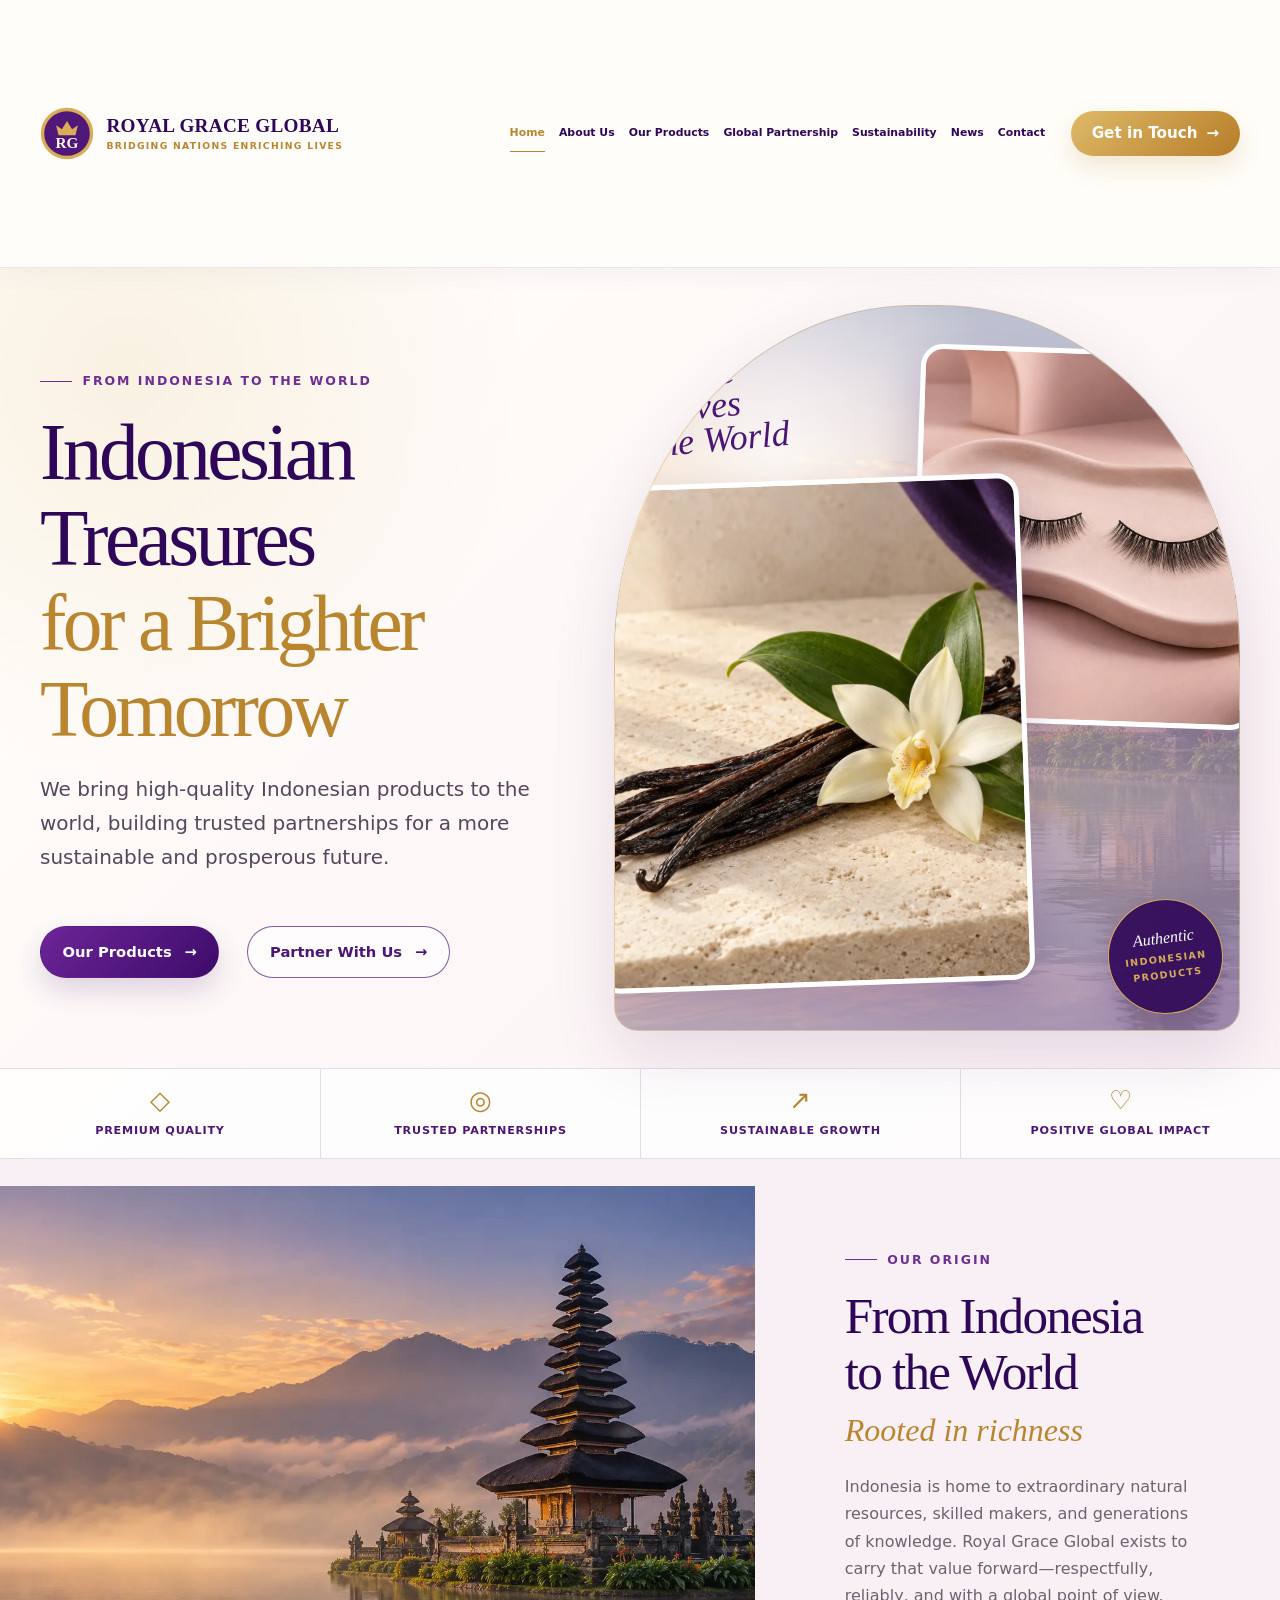
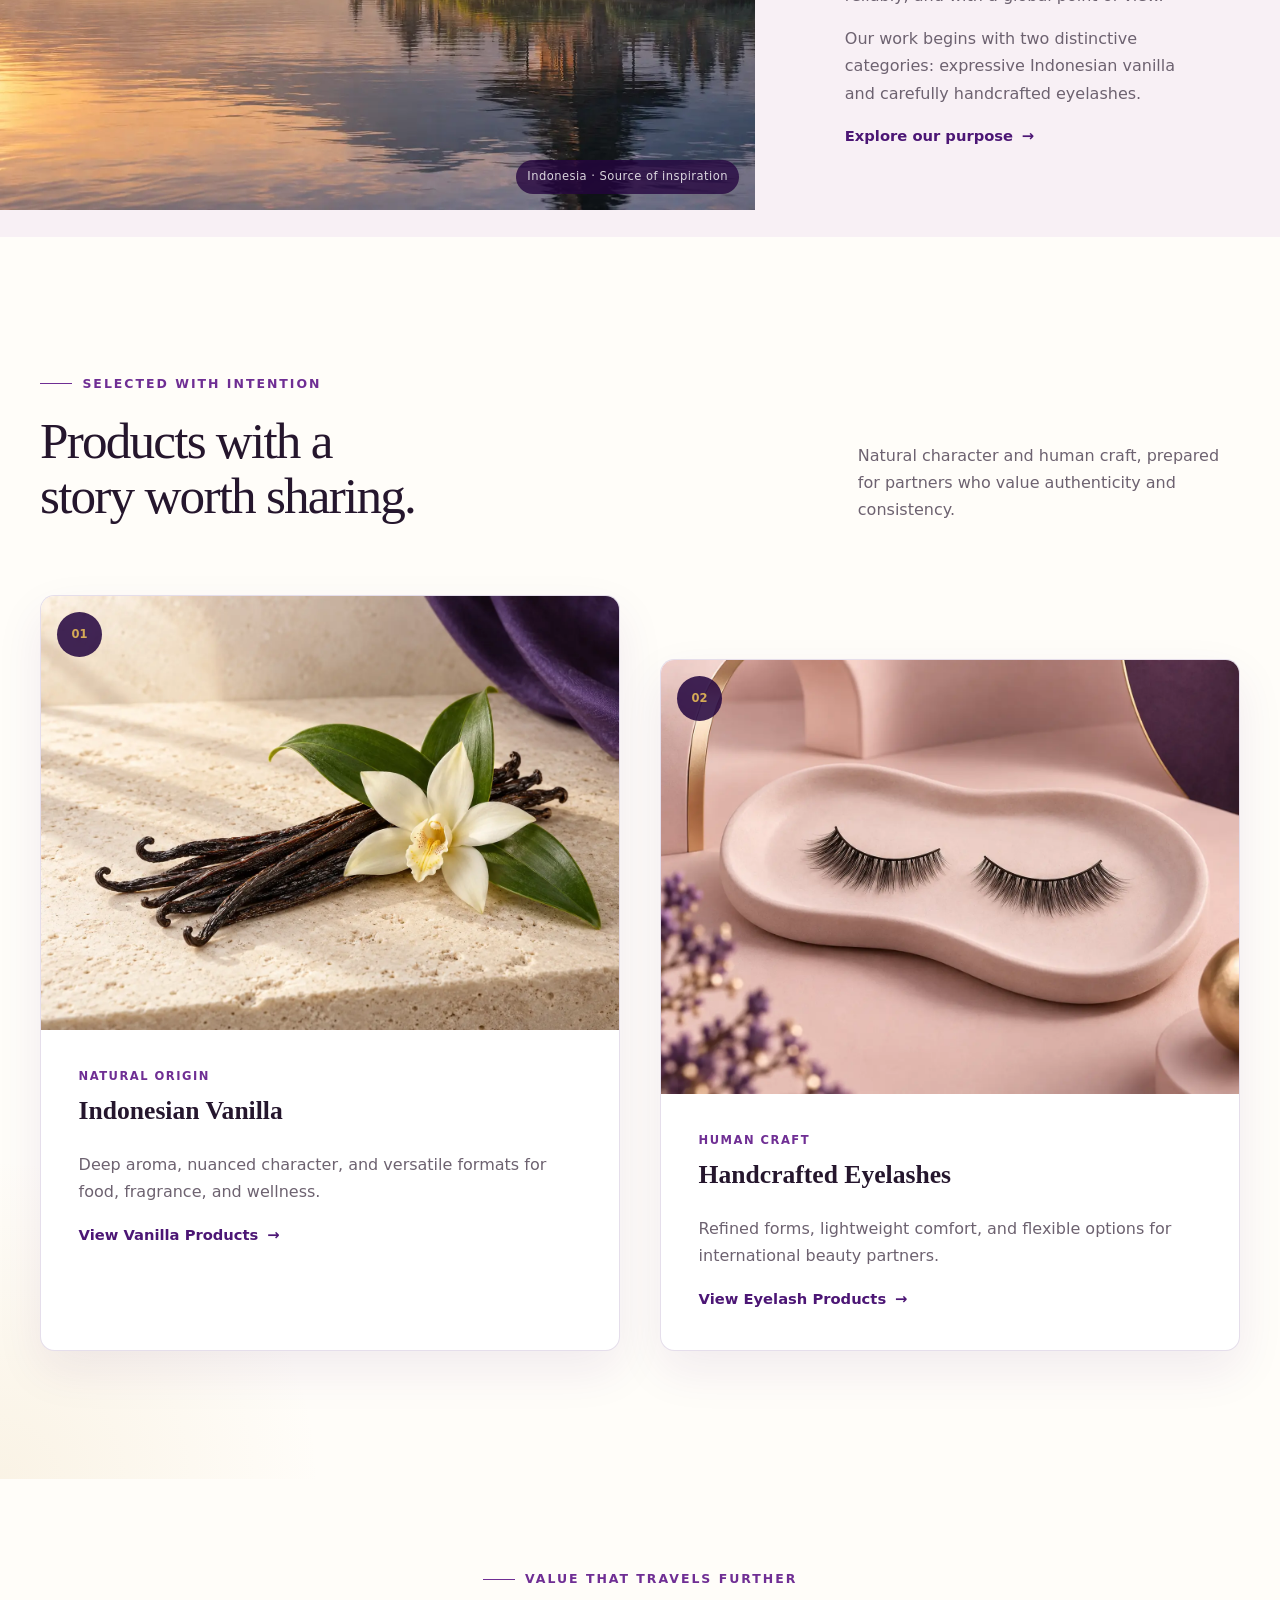
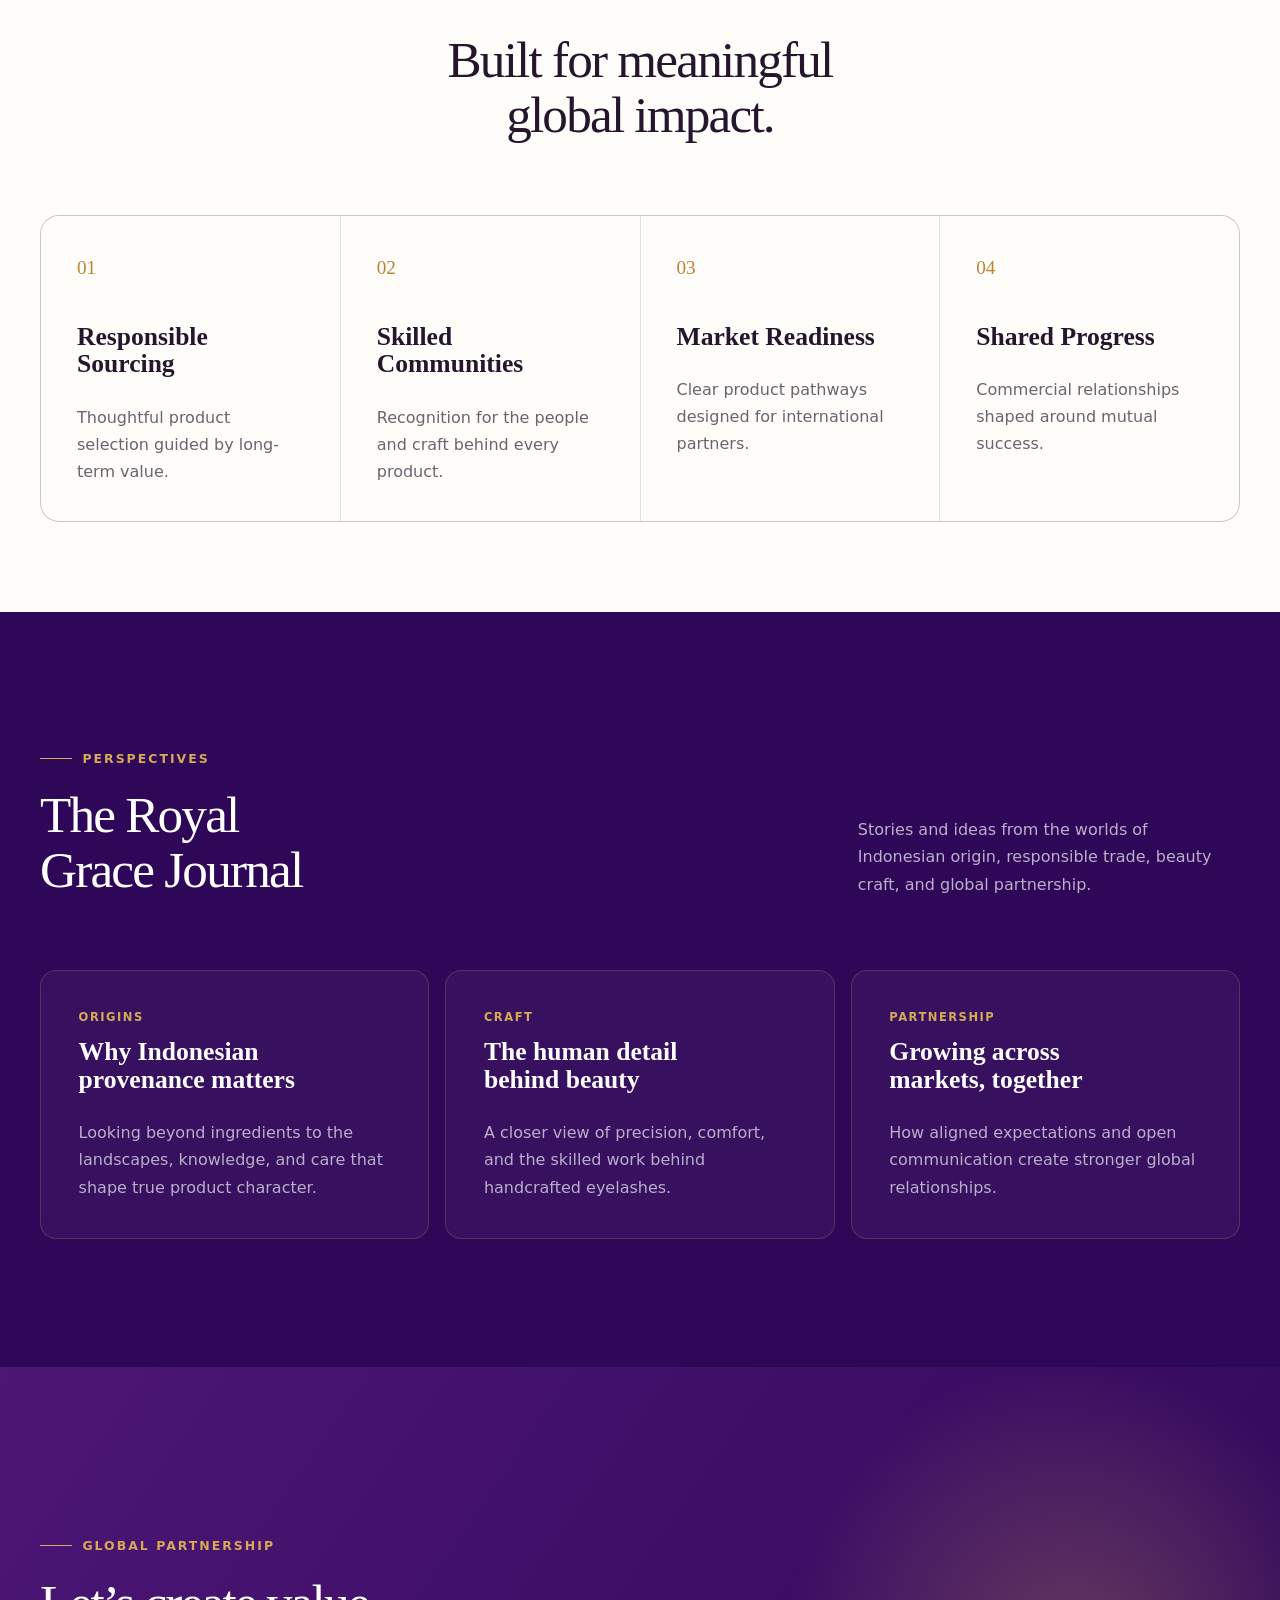
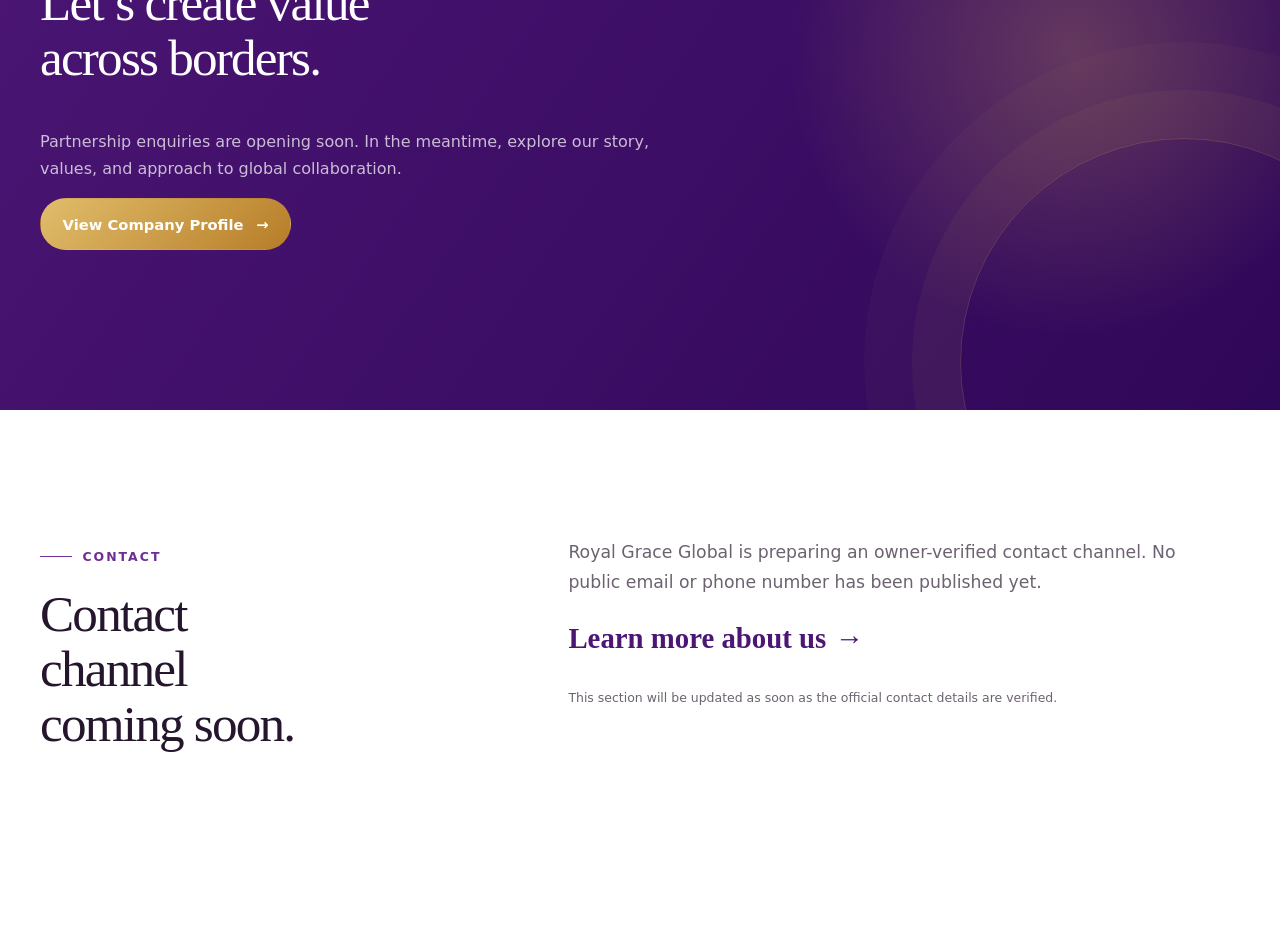
<file: index.html>
<!doctype html>
<html lang="en">
  <head>
    <meta charset="utf-8">
    <meta name="viewport" content="width=device-width, initial-scale=1">
    <meta name="theme-color" content="#fffdf9">
    <meta name="description" content="Royal Grace Global connects distinctive Indonesian vanilla and handcrafted eyelashes with trusted global partners.">
    <title>Royal Grace Global | Indonesian Treasures, Global Reach</title>
    <link rel="icon" type="image/svg+xml" href="./assets/favicon.svg">
    <link rel="stylesheet" href="./assets/styles.css">
  </head>
  <body data-page="home">
    <site-header data-root="./"><header class="fallback-header"><a href="./">Royal Grace Global</a><nav aria-label="Fallback navigation"><a href="./">Home</a><a href="./about/">About Us</a><a href="./products/">Our Products</a><a href="./#contact">Contact</a></nav></header></site-header>
    <main id="main-content">
      <section class="home-hero">
        <div class="home-hero__copy" data-reveal>
          <span class="eyebrow eyebrow--purple">From Indonesia to the World</span>
          <h1><span>Indonesian Treasures</span> for a Brighter Tomorrow</h1>
          <p class="lead">We bring high-quality Indonesian products to the world, building trusted partnerships for a more sustainable and prosperous future.</p>
          <div class="button-row">
            <a class="button button--purple" href="./products/">Our Products <span aria-hidden="true">→</span></a>
            <a class="button button--outline" href="./#partnership">Partner With Us <span aria-hidden="true">→</span></a>
          </div>
        </div>
        <div class="home-hero__visual" data-reveal>
          <div class="hero-product hero-product--vanilla">
            <img src="./assets/images/vanilla.webp" alt="Indonesian vanilla beans with a white vanilla flower" width="1440" height="1080">
          </div>
          <div class="hero-product hero-product--lashes">
            <img src="./assets/images/eyelashes.webp" alt="Handcrafted eyelashes in an elegant blush setting" width="1440" height="1080">
          </div>
          <p class="hero-script" aria-hidden="true">Grace<br>Moves<br>the World</p>
          <div class="hero-seal" aria-hidden="true"><span>Authentic</span><strong>Indonesian products</strong></div>
        </div>
        <div class="hero-proof" aria-label="Royal Grace Global commitments">
          <span><b aria-hidden="true">◇</b> Premium Quality</span>
          <span><b aria-hidden="true">◎</b> Trusted Partnerships</span>
          <span><b aria-hidden="true">↗</b> Sustainable Growth</span>
          <span><b aria-hidden="true">♡</b> Positive Global Impact</span>
        </div>
      </section>

      <section class="origin-story section section--purple">
        <div class="origin-story__visual" data-reveal>
          <img src="./assets/images/bali-temple.webp" alt="Serene Indonesian lake landscape framed by tropical foliage" width="1536" height="1024" loading="lazy">
          <span class="image-note">Indonesia · Source of inspiration</span>
        </div>
        <div class="origin-story__copy" data-reveal>
          <span class="eyebrow">Our origin</span>
          <h2>From Indonesia to the World</h2>
          <p class="script-accent" aria-hidden="true">Rooted in richness</p>
          <p>Indonesia is home to extraordinary natural resources, skilled makers, and generations of knowledge. Royal Grace Global exists to carry that value forward—respectfully, reliably, and with a global point of view.</p>
          <p>Our work begins with two distinctive categories: expressive Indonesian vanilla and carefully handcrafted eyelashes.</p>
          <a class="text-link text-link--gold" href="./about/">Explore our purpose <span aria-hidden="true">→</span></a>
        </div>
      </section>

      <section class="products-showcase section section--blush" aria-labelledby="products-title">
        <div class="section-head" data-reveal>
          <div>
            <span class="eyebrow eyebrow--purple">Selected with intention</span>
            <h2 id="products-title">Products with a story worth sharing.</h2>
          </div>
          <p>Natural character and human craft, prepared for partners who value authenticity and consistency.</p>
        </div>
        <div class="product-card-grid">
          <article class="product-card product-card--vanilla" data-reveal>
            <a class="product-card__image" href="./products/vanilla/" aria-label="Explore Indonesian vanilla">
              <img src="./assets/images/vanilla.webp" alt="Indonesian vanilla beans with green leaves and a white vanilla flower" width="1440" height="1080" loading="lazy">
              <span class="product-number">01</span>
            </a>
            <div class="product-card__body">
              <span class="card-kicker">Natural origin</span>
              <h3>Indonesian Vanilla</h3>
              <p>Deep aroma, nuanced character, and versatile formats for food, fragrance, and wellness.</p>
              <a class="text-link" href="./products/vanilla/">View Vanilla Products <span aria-hidden="true">→</span></a>
            </div>
          </article>
          <article class="product-card product-card--lashes" data-reveal>
            <a class="product-card__image" href="./products/eyelashes/" aria-label="Explore handcrafted eyelashes">
              <img src="./assets/images/eyelashes.webp" alt="Natural strip eyelashes arranged in an elegant blush-pink still life" width="1440" height="1080" loading="lazy">
              <span class="product-number">02</span>
            </a>
            <div class="product-card__body">
              <span class="card-kicker">Human craft</span>
              <h3>Handcrafted Eyelashes</h3>
              <p>Refined forms, lightweight comfort, and flexible options for international beauty partners.</p>
              <a class="text-link" href="./products/eyelashes/">View Eyelash Products <span aria-hidden="true">→</span></a>
            </div>
          </article>
        </div>
      </section>

      <section class="impact section section--ivory" aria-labelledby="impact-title">
        <div class="section-head section-head--center" data-reveal>
          <span class="eyebrow eyebrow--purple">Value that travels further</span>
          <h2 id="impact-title">Built for meaningful global impact.</h2>
        </div>
        <div class="impact-grid">
          <article data-reveal><span aria-hidden="true">01</span><h3>Responsible Sourcing</h3><p>Thoughtful product selection guided by long-term value.</p></article>
          <article data-reveal><span aria-hidden="true">02</span><h3>Skilled Communities</h3><p>Recognition for the people and craft behind every product.</p></article>
          <article data-reveal><span aria-hidden="true">03</span><h3>Market Readiness</h3><p>Clear product pathways designed for international partners.</p></article>
          <article data-reveal><span aria-hidden="true">04</span><h3>Shared Progress</h3><p>Commercial relationships shaped around mutual success.</p></article>
        </div>
      </section>

      <section id="news" class="journal section section--purple" aria-labelledby="news-title">
        <div class="section-head" data-reveal>
          <div><span class="eyebrow">Perspectives</span><h2 id="news-title">The Royal Grace Journal</h2></div>
          <p>Stories and ideas from the worlds of Indonesian origin, responsible trade, beauty craft, and global partnership.</p>
        </div>
        <div class="journal-grid">
          <article data-reveal><span>Origins</span><h3>Why Indonesian provenance matters</h3><p>Looking beyond ingredients to the landscapes, knowledge, and care that shape true product character.</p></article>
          <article data-reveal><span>Craft</span><h3>The human detail behind beauty</h3><p>A closer view of precision, comfort, and the skilled work behind handcrafted eyelashes.</p></article>
          <article data-reveal><span>Partnership</span><h3>Growing across markets, together</h3><p>How aligned expectations and open communication create stronger global relationships.</p></article>
        </div>
      </section>

      <section id="partnership" class="partnership-cta" aria-labelledby="partnership-title">
        <div data-reveal>
          <span class="eyebrow">Global partnership</span>
          <h2 id="partnership-title">Let’s create value across borders.</h2>
          <p>Partnership enquiries are opening soon. In the meantime, explore our story, values, and approach to global collaboration.</p>
          <a class="button button--gold" href="./about/">View Company Profile <span aria-hidden="true">→</span></a>
        </div>
      </section>

      <section id="contact" class="contact-panel section" aria-labelledby="contact-title">
        <div class="contact-panel__intro" data-reveal>
          <span class="eyebrow eyebrow--purple">Contact</span>
          <h2 id="contact-title">Contact channel coming soon.</h2>
        </div>
        <div class="contact-panel__body" data-reveal>
          <p>Royal Grace Global is preparing an owner-verified contact channel. No public email or phone number has been published yet.</p>
          <a class="text-link text-link--large" href="./about/">Learn more about us <span aria-hidden="true">→</span></a>
          <small>This section will be updated as soon as the official contact details are verified.</small>
        </div>
      </section>
    </main>
    <site-footer data-root="./"><footer class="fallback-footer"><strong>Royal Grace Global</strong><small>Bridging Nations Enriching Lives</small></footer></site-footer>
    <script src="./assets/site.js" defer></script>
  </body>
</html>
</file>
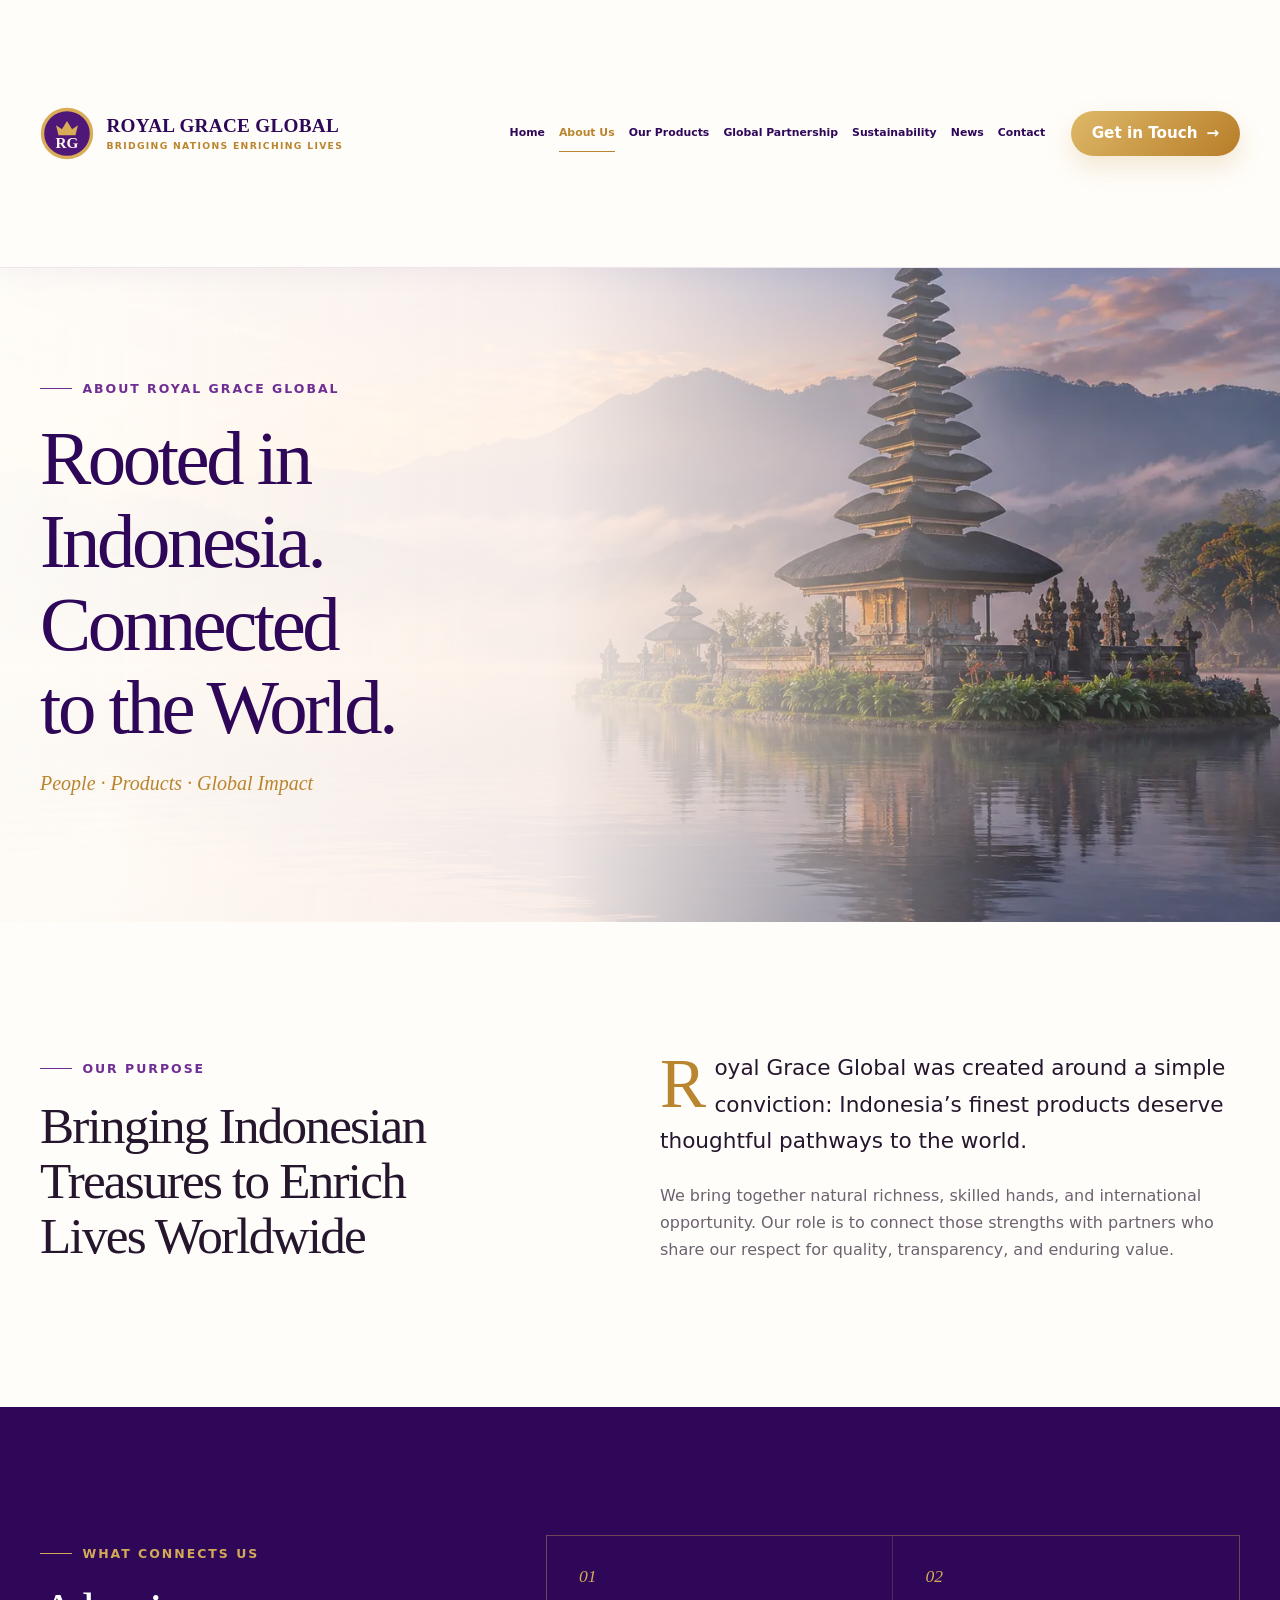
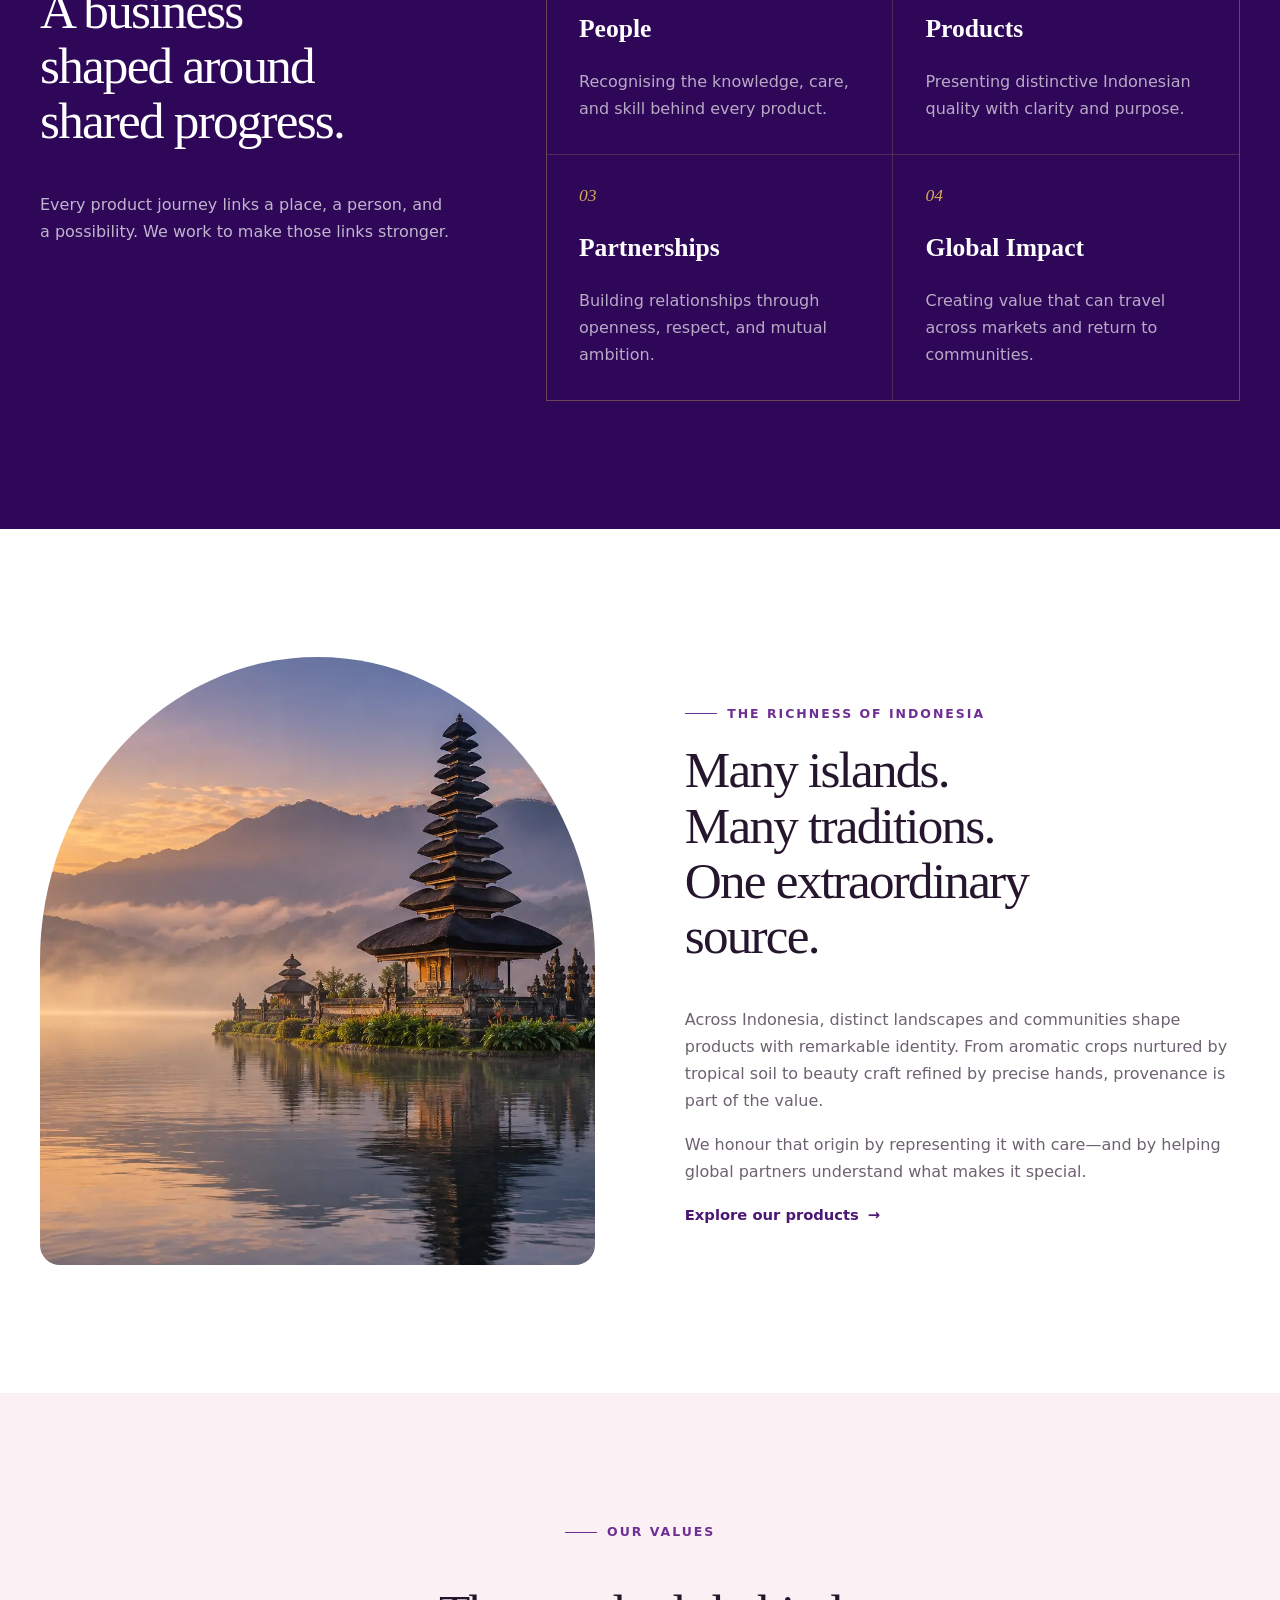
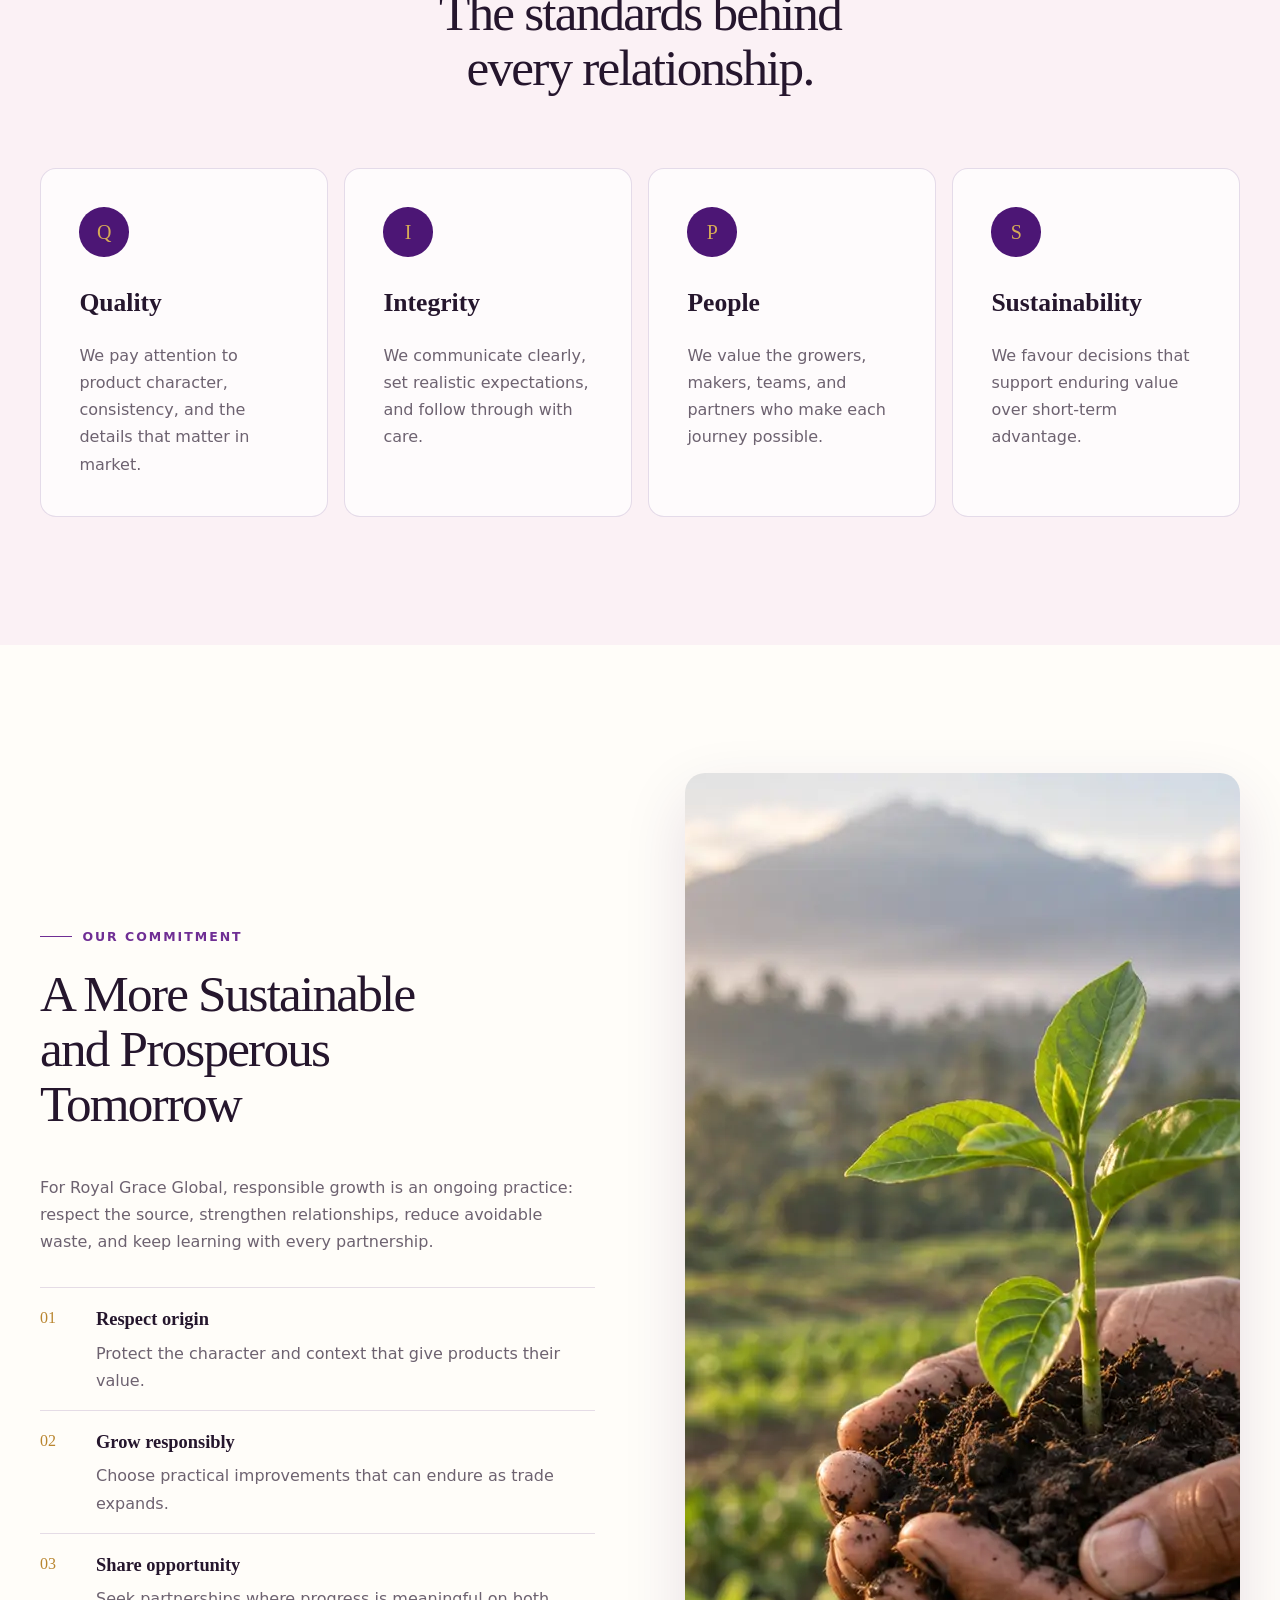
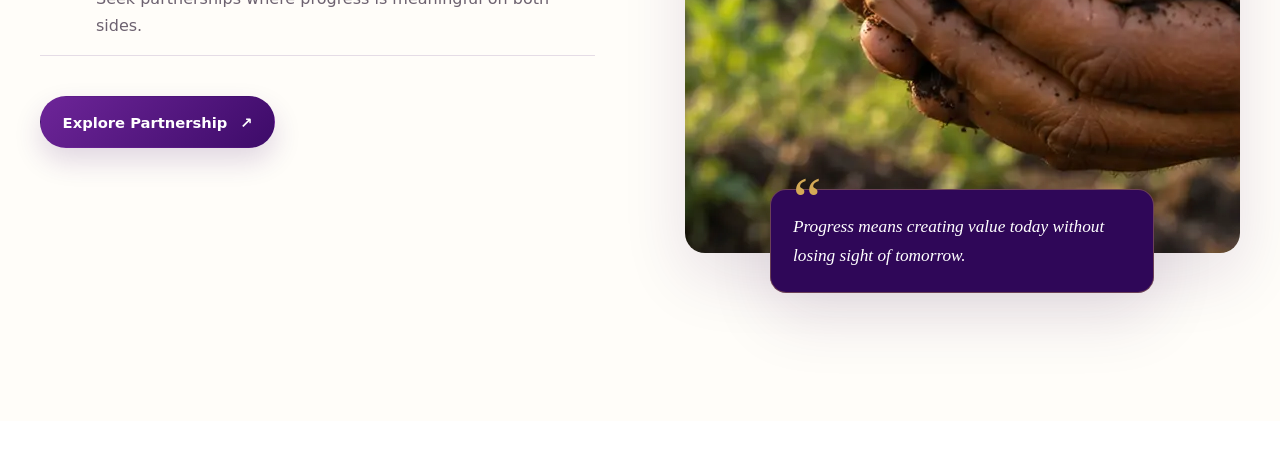
<file: about/index.html>
<!doctype html>
<html lang="en">
  <head>
    <meta charset="utf-8">
    <meta name="viewport" content="width=device-width, initial-scale=1">
    <meta name="theme-color" content="#fffdf9">
    <meta name="description" content="Discover Royal Grace Global’s Indonesian roots, purpose, values, and commitment to responsible growth.">
    <title>About Us | Royal Grace Global</title>
    <link rel="icon" type="image/svg+xml" href="../assets/favicon.svg">
    <link rel="stylesheet" href="../assets/styles.css">
  </head>
  <body data-page="about">
    <site-header data-root="../"><header class="fallback-header"><a href="../">Royal Grace Global</a><nav aria-label="Fallback navigation"><a href="../">Home</a><a href="./">About Us</a><a href="../products/">Our Products</a><a href="../#contact">Contact</a></nav></header></site-header>
    <main id="main-content">
      <section class="scenic-hero">
        <img src="../assets/images/bali-temple.webp" alt="Balinese temple overlooking a serene mountain lake at sunrise" width="1536" height="1024">
        <div class="scenic-hero__veil"></div>
        <div class="scenic-hero__content" data-reveal>
          <span class="eyebrow">About Royal Grace Global</span>
          <h1>Rooted in Indonesia. Connected to the World.</h1>
          <p class="lead">People · Products · Global Impact</p>
        </div>
      </section>

      <section class="about-intro section section--ivory">
        <div class="about-intro__statement" data-reveal>
          <span class="eyebrow eyebrow--purple">Our purpose</span>
          <h2>Bringing Indonesian Treasures to Enrich Lives Worldwide</h2>
        </div>
        <div class="about-intro__copy" data-reveal>
          <p class="drop-cap">Royal Grace Global was created around a simple conviction: Indonesia’s finest products deserve thoughtful pathways to the world.</p>
          <p>We bring together natural richness, skilled hands, and international opportunity. Our role is to connect those strengths with partners who share our respect for quality, transparency, and enduring value.</p>
        </div>
      </section>

      <section class="purpose-band section section--purple" aria-labelledby="purpose-title">
        <div class="purpose-band__intro" data-reveal>
          <span class="eyebrow">What connects us</span>
          <h2 id="purpose-title">A business shaped around shared progress.</h2>
          <p>Every product journey links a place, a person, and a possibility. We work to make those links stronger.</p>
        </div>
        <div class="purpose-grid">
          <article data-reveal><span>01</span><h3>People</h3><p>Recognising the knowledge, care, and skill behind every product.</p></article>
          <article data-reveal><span>02</span><h3>Products</h3><p>Presenting distinctive Indonesian quality with clarity and purpose.</p></article>
          <article data-reveal><span>03</span><h3>Partnerships</h3><p>Building relationships through openness, respect, and mutual ambition.</p></article>
          <article data-reveal><span>04</span><h3>Global Impact</h3><p>Creating value that can travel across markets and return to communities.</p></article>
        </div>
      </section>

      <section class="indonesia-panel section">
        <div class="indonesia-panel__visual" data-reveal>
          <img src="../assets/images/bali-temple.webp" alt="Warm sunrise light across an Indonesian mountain lake" width="1536" height="1024" loading="lazy">
        </div>
        <div class="indonesia-panel__copy" data-reveal>
          <span class="eyebrow eyebrow--purple">The richness of Indonesia</span>
          <h2>Many islands. Many traditions. One extraordinary source.</h2>
          <p>Across Indonesia, distinct landscapes and communities shape products with remarkable identity. From aromatic crops nurtured by tropical soil to beauty craft refined by precise hands, provenance is part of the value.</p>
          <p>We honour that origin by representing it with care—and by helping global partners understand what makes it special.</p>
          <a class="text-link" href="../products/">Explore our products <span aria-hidden="true">→</span></a>
        </div>
      </section>

      <section class="values section section--blush" aria-labelledby="values-title">
        <div class="section-head section-head--center" data-reveal>
          <span class="eyebrow eyebrow--purple">Our values</span>
          <h2 id="values-title">The standards behind every relationship.</h2>
        </div>
        <div class="values-grid">
          <article data-reveal><span aria-hidden="true">Q</span><h3>Quality</h3><p>We pay attention to product character, consistency, and the details that matter in market.</p></article>
          <article data-reveal><span aria-hidden="true">I</span><h3>Integrity</h3><p>We communicate clearly, set realistic expectations, and follow through with care.</p></article>
          <article data-reveal><span aria-hidden="true">P</span><h3>People</h3><p>We value the growers, makers, teams, and partners who make each journey possible.</p></article>
          <article data-reveal><span aria-hidden="true">S</span><h3>Sustainability</h3><p>We favour decisions that support enduring value over short-term advantage.</p></article>
        </div>
      </section>

      <section id="commitment" class="commitment section" aria-labelledby="commitment-title">
        <div class="commitment__copy" data-reveal>
          <span class="eyebrow eyebrow--purple">Our commitment</span>
          <h2 id="commitment-title">A More Sustainable and Prosperous Tomorrow</h2>
          <p>For Royal Grace Global, responsible growth is an ongoing practice: respect the source, strengthen relationships, reduce avoidable waste, and keep learning with every partnership.</p>
          <ul class="commitment-list">
            <li><span aria-hidden="true">01</span><div><strong>Respect origin</strong><p>Protect the character and context that give products their value.</p></div></li>
            <li><span aria-hidden="true">02</span><div><strong>Grow responsibly</strong><p>Choose practical improvements that can endure as trade expands.</p></div></li>
            <li><span aria-hidden="true">03</span><div><strong>Share opportunity</strong><p>Seek partnerships where progress is meaningful on both sides.</p></div></li>
          </ul>
          <a class="button button--purple" href="../#partnership">Explore Partnership <span aria-hidden="true">↗</span></a>
        </div>
        <div class="commitment__visual" data-reveal>
          <img src="../assets/images/community.webp" alt="Indonesian hands holding a healthy young plant in rich soil" width="1440" height="1080" loading="lazy">
          <div class="commitment-quote"><span aria-hidden="true">“</span><p>Progress means creating value today without losing sight of tomorrow.</p></div>
        </div>
      </section>
    </main>
    <site-footer data-root="../"><footer class="fallback-footer"><strong>Royal Grace Global</strong><small>Bridging Nations Enriching Lives</small></footer></site-footer>
    <script src="../assets/site.js" defer></script>
  </body>
</html>
</file>
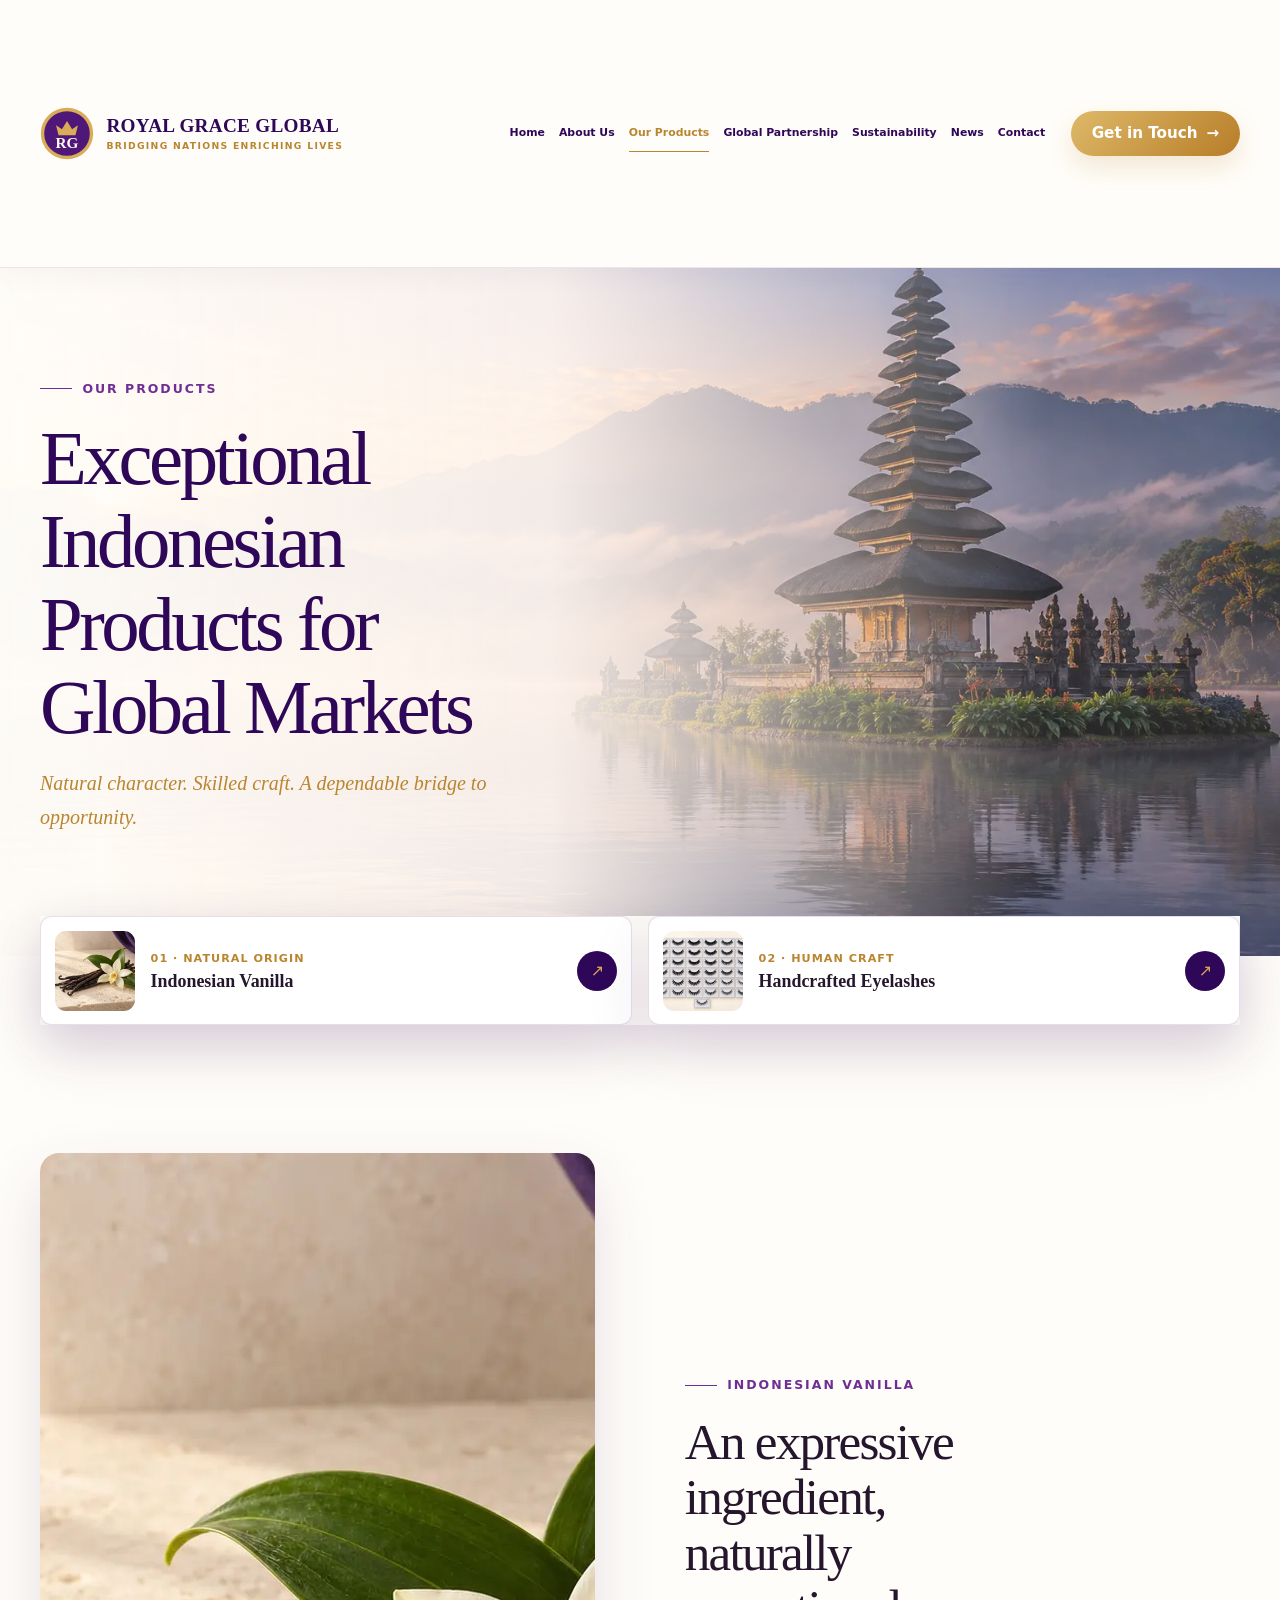
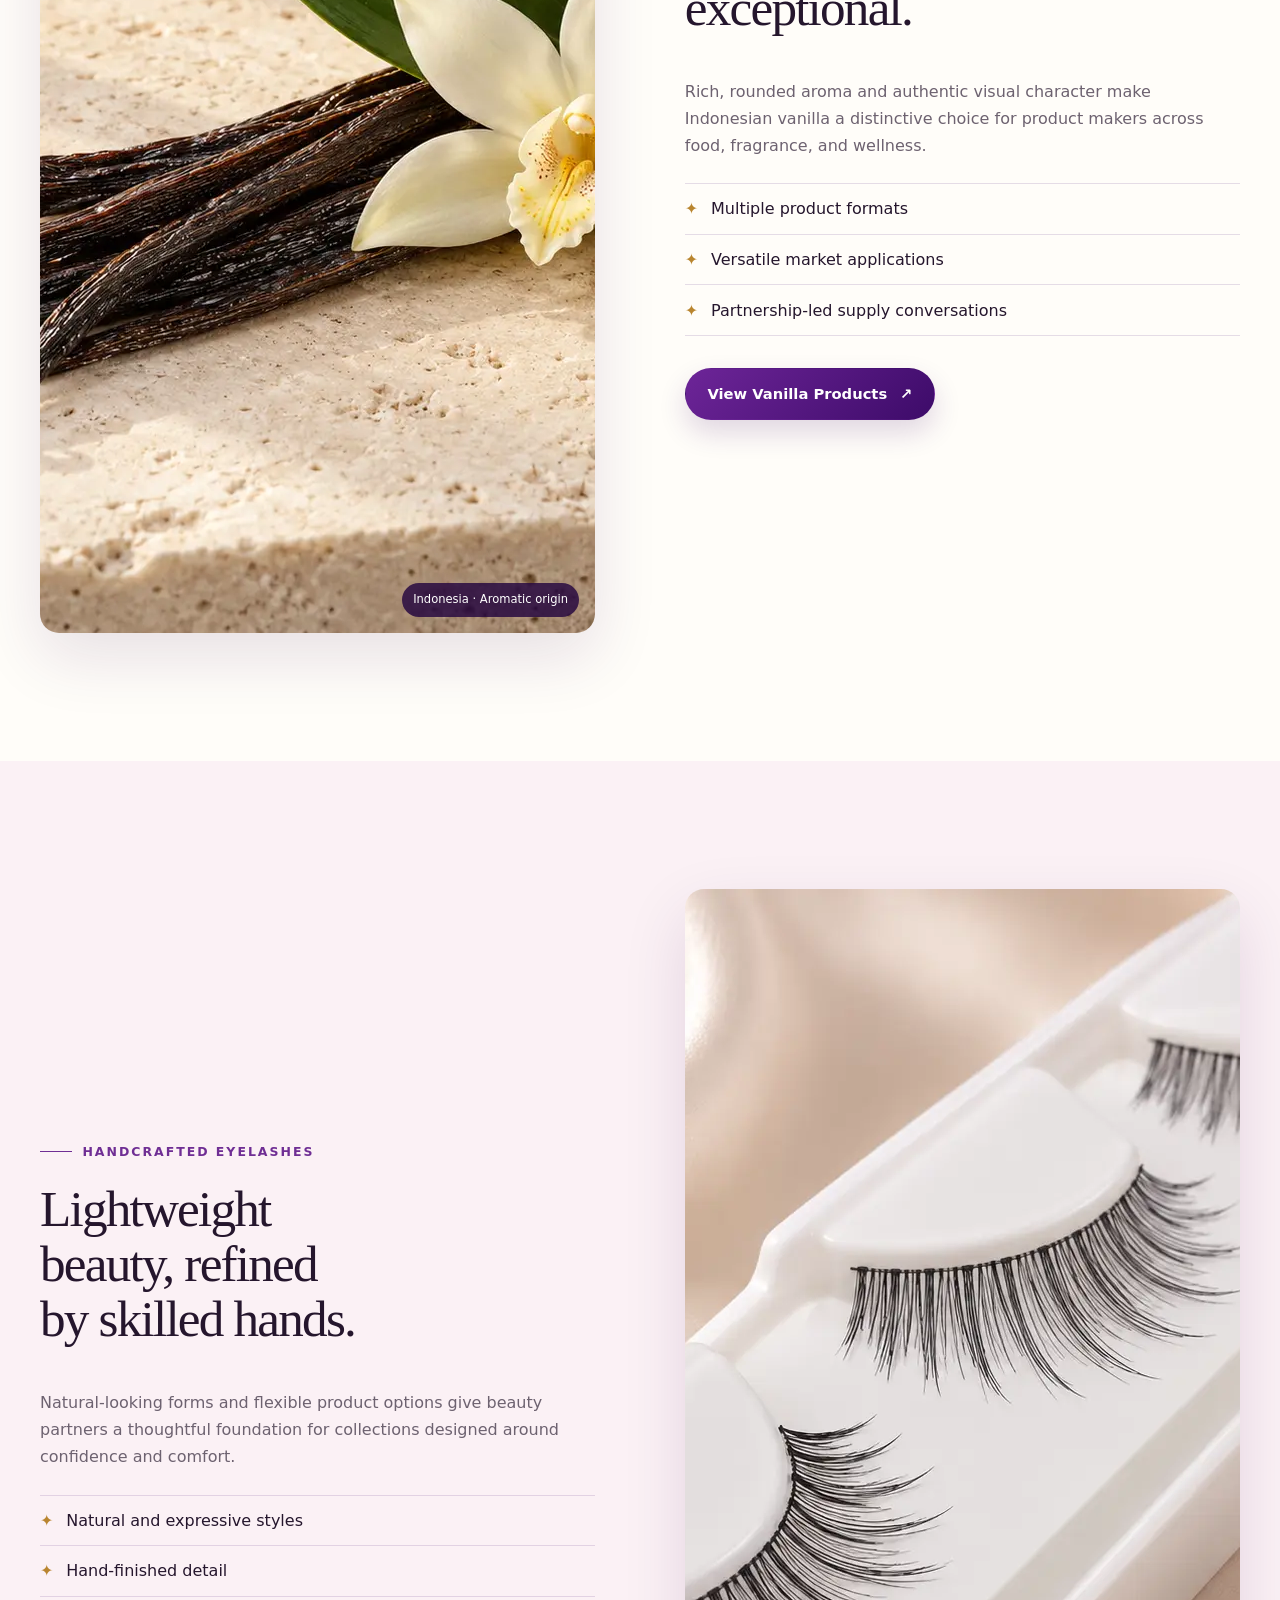
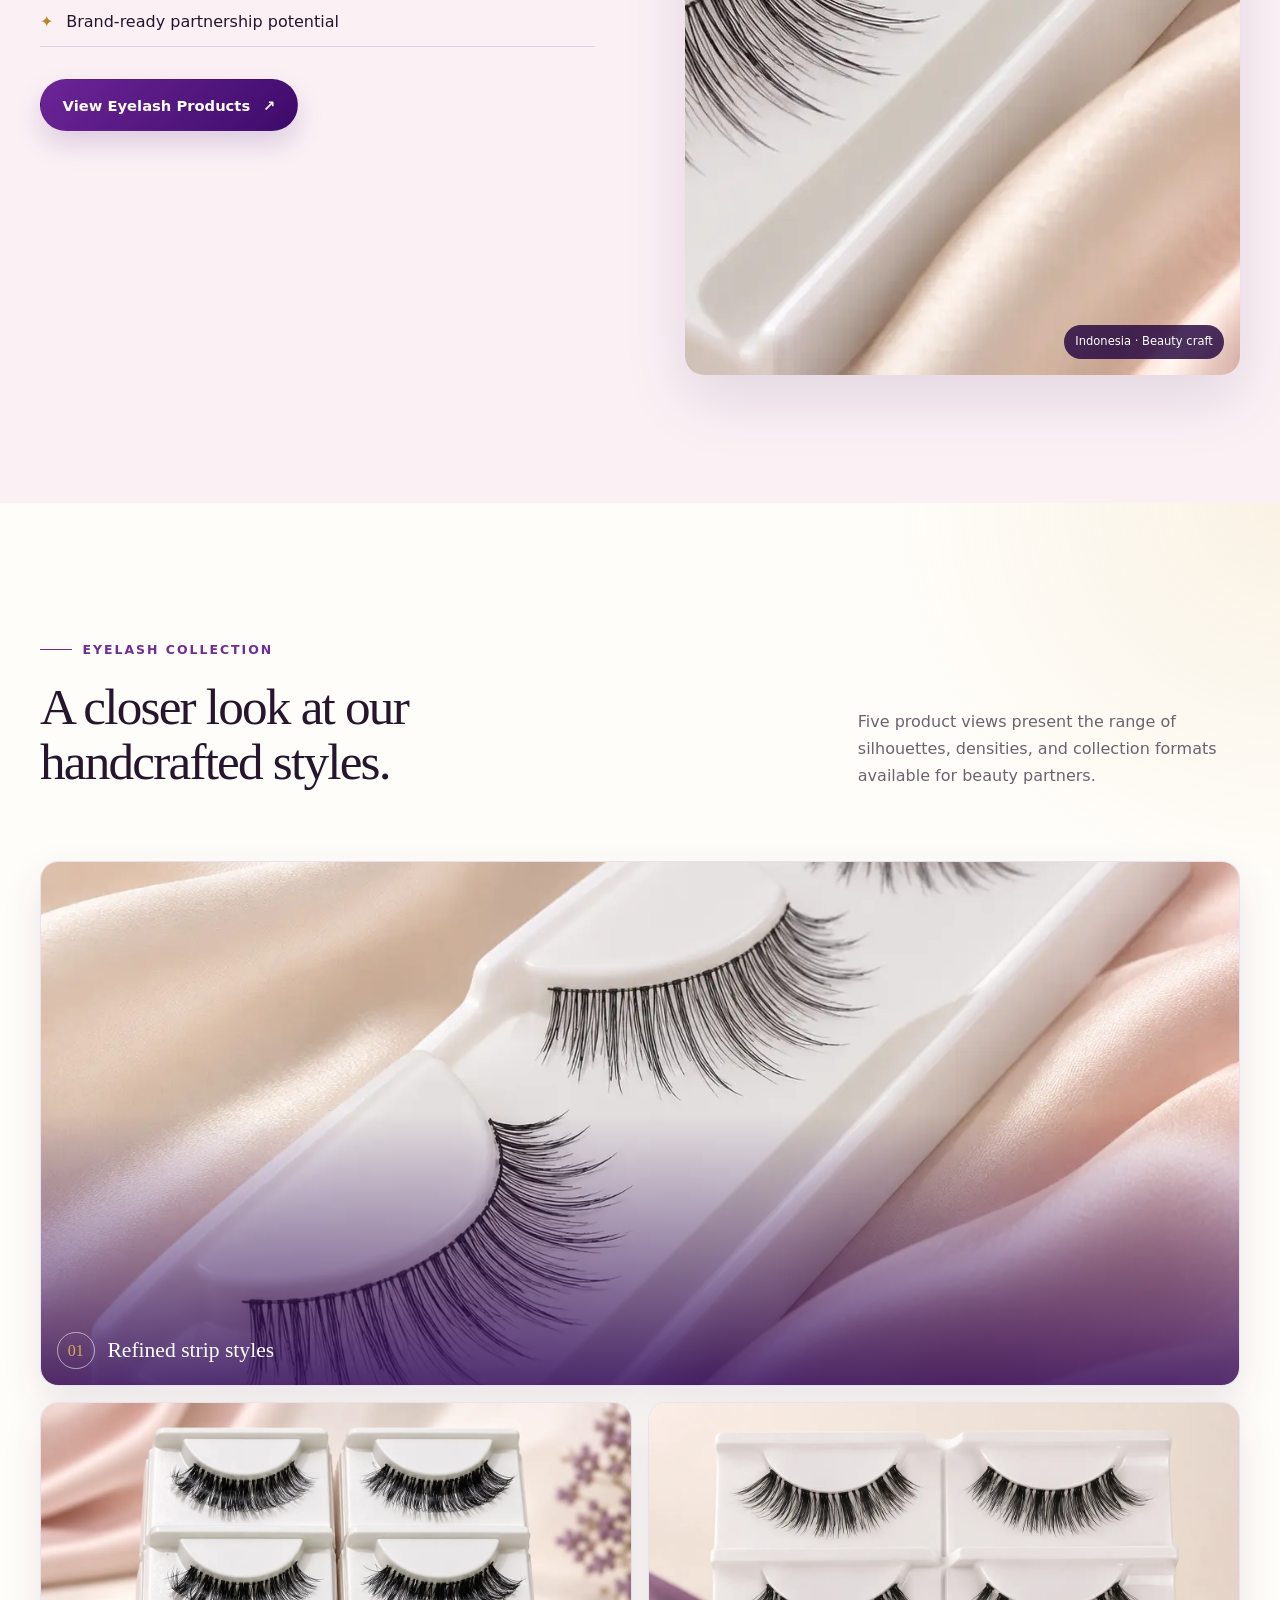
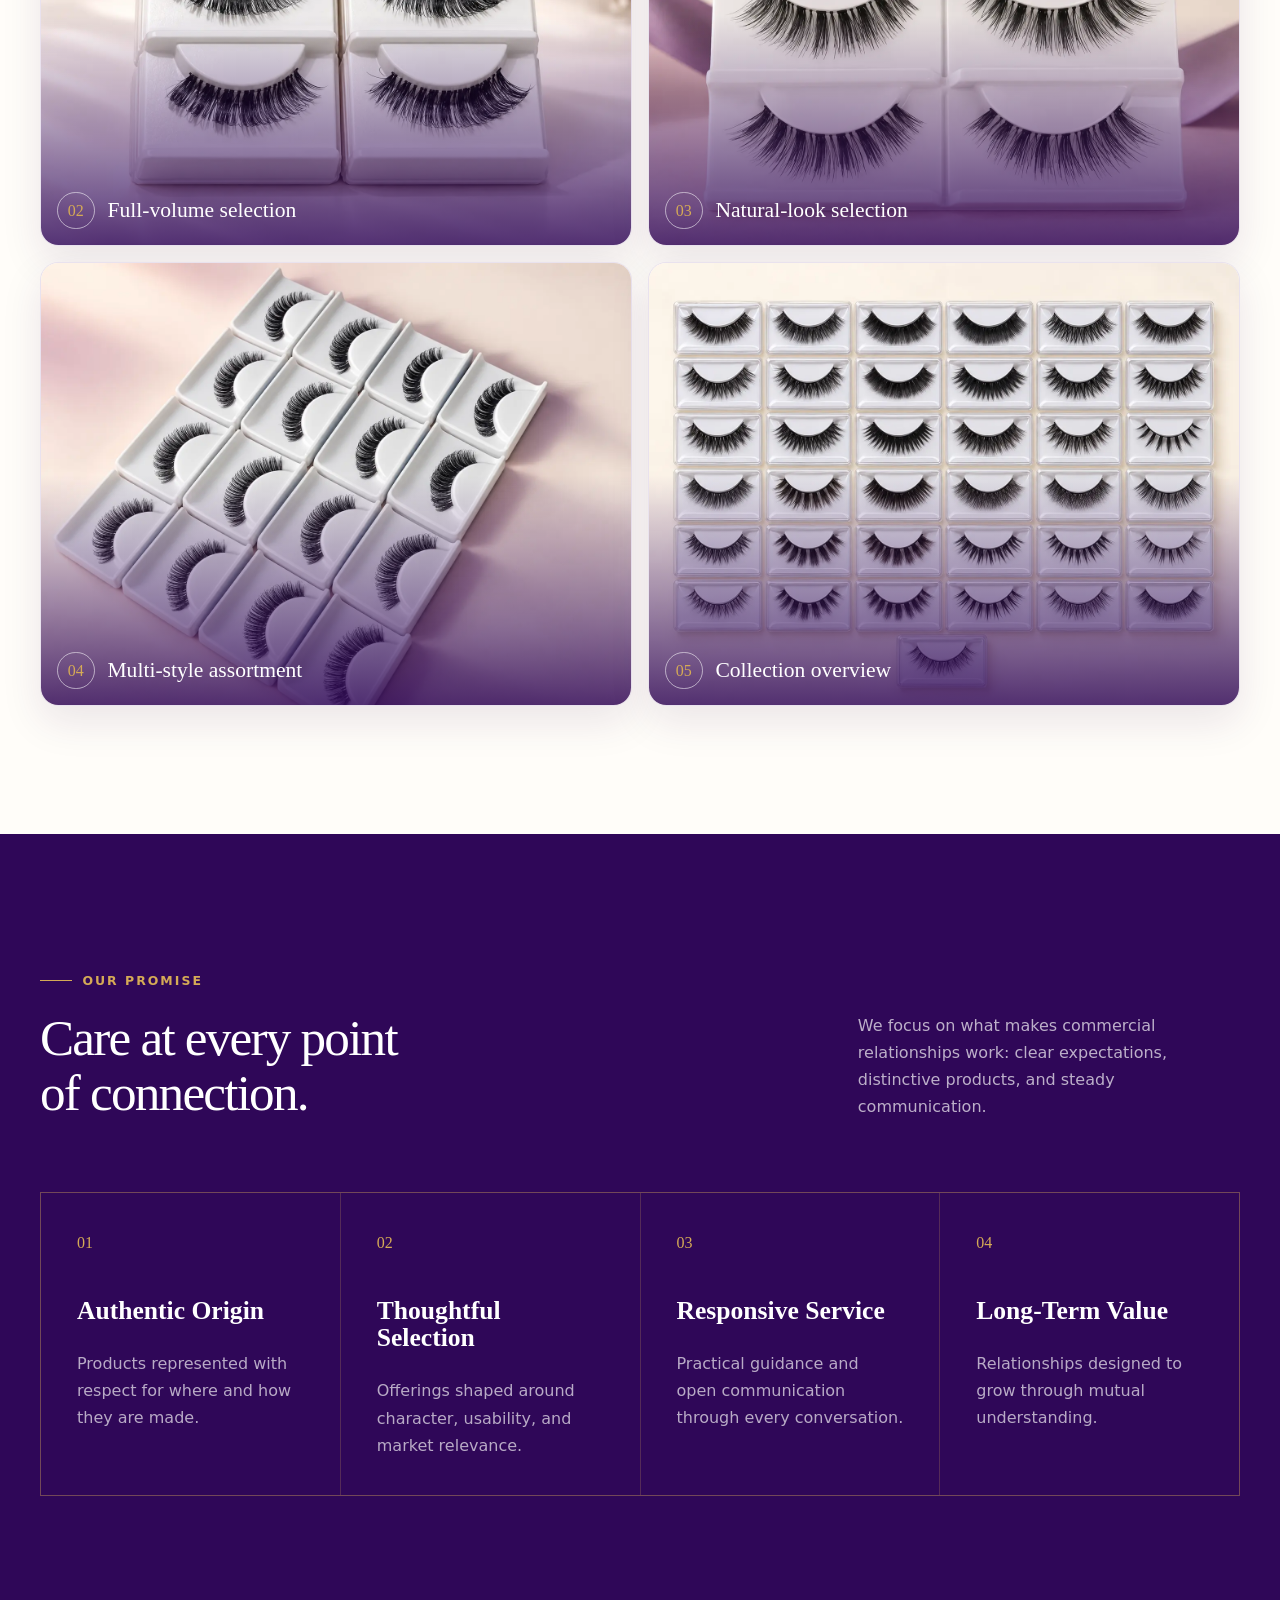
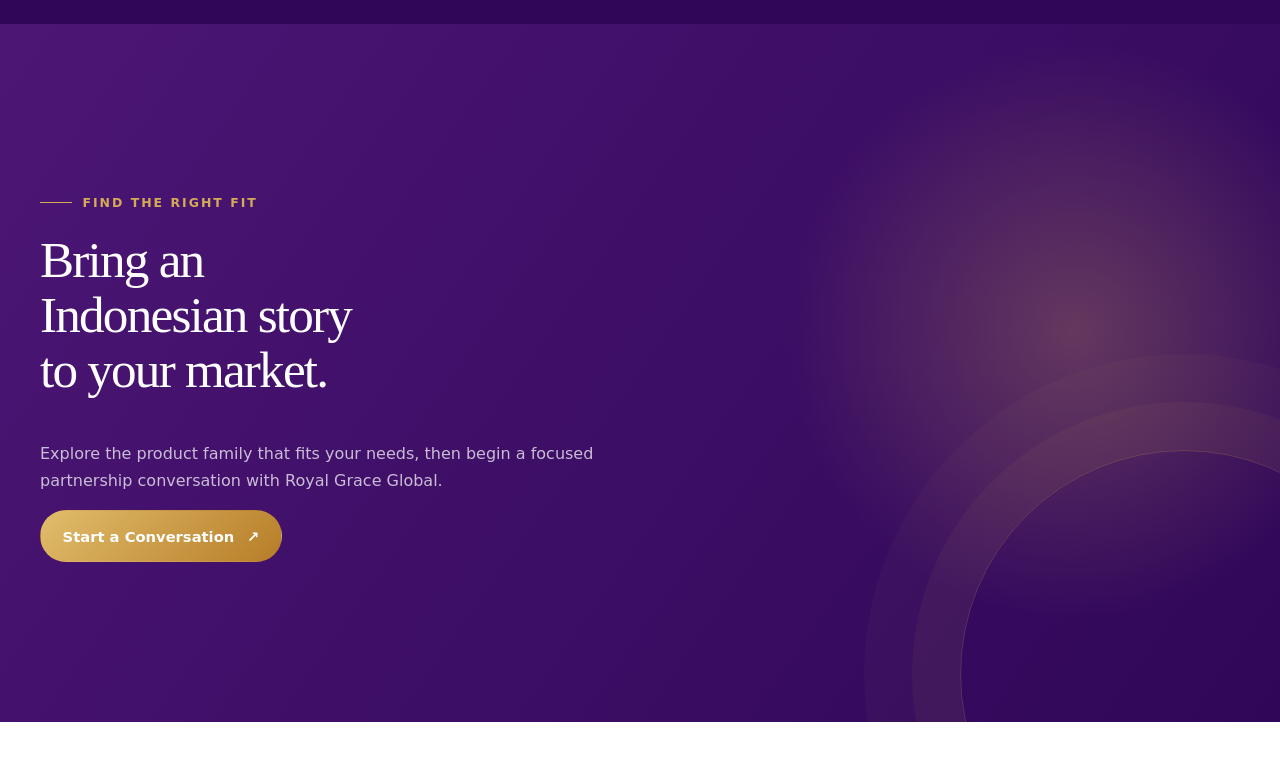
<file: products/index.html>
<!doctype html>
<html lang="en">
  <head>
    <meta charset="utf-8">
    <meta name="viewport" content="width=device-width, initial-scale=1">
    <meta name="theme-color" content="#fffdf9">
    <meta name="description" content="Explore premium Indonesian vanilla and handcrafted eyelashes prepared for global markets by Royal Grace Global.">
    <title>Our Products | Royal Grace Global</title>
    <link rel="icon" type="image/svg+xml" href="../assets/favicon.svg">
    <link rel="stylesheet" href="../assets/styles.css">
  </head>
  <body data-page="products">
    <site-header data-root="../"><header class="fallback-header"><a href="../">Royal Grace Global</a><nav aria-label="Fallback navigation"><a href="../">Home</a><a href="../about/">About Us</a><a href="./">Our Products</a><a href="../#contact">Contact</a></nav></header></site-header>
    <main id="main-content">
      <section class="scenic-hero scenic-hero--products">
        <img src="../assets/images/bali-temple.webp" alt="Golden sunrise over a Balinese lakeside temple and mountain landscape" width="1536" height="1024">
        <div class="scenic-hero__veil"></div>
        <div class="scenic-hero__content" data-reveal>
          <span class="eyebrow">Our Products</span>
          <h1>Exceptional Indonesian Products for Global Markets</h1>
          <p class="lead">Natural character. Skilled craft. A dependable bridge to opportunity.</p>
        </div>
      </section>

      <nav class="product-selector" aria-label="Product categories">
        <a href="./vanilla/" data-reveal>
          <span class="product-selector__image"><img src="../assets/images/vanilla.webp" alt="Vanilla beans, leaves, and flower" width="1440" height="1080"></span>
          <span><small>01 · Natural Origin</small><strong>Indonesian Vanilla</strong></span>
          <span aria-hidden="true">↗</span>
        </a>
        <a href="./eyelashes/" data-reveal>
          <span class="product-selector__image"><img src="../assets/images/eyelashes-collection.webp" alt="Assorted handcrafted strip eyelashes arranged as a collection" width="1448" height="1086"></span>
          <span><small>02 · Human Craft</small><strong>Handcrafted Eyelashes</strong></span>
          <span aria-hidden="true">↗</span>
        </a>
      </nav>

      <section class="editorial-product section section--ivory">
        <div class="editorial-product__visual" data-reveal>
          <img src="../assets/images/vanilla.webp" alt="Premium Indonesian vanilla beans beside a white vanilla orchid" width="1440" height="1080" loading="lazy">
          <span>Indonesia · Aromatic origin</span>
        </div>
        <div class="editorial-product__copy" data-reveal>
          <span class="eyebrow eyebrow--purple">Indonesian Vanilla</span>
          <h2>An expressive ingredient, naturally exceptional.</h2>
          <p>Rich, rounded aroma and authentic visual character make Indonesian vanilla a distinctive choice for product makers across food, fragrance, and wellness.</p>
          <ul class="benefit-list">
            <li><span aria-hidden="true">✦</span> Multiple product formats</li>
            <li><span aria-hidden="true">✦</span> Versatile market applications</li>
            <li><span aria-hidden="true">✦</span> Partnership-led supply conversations</li>
          </ul>
          <a class="button button--purple" href="./vanilla/">View Vanilla Products <span aria-hidden="true">↗</span></a>
        </div>
      </section>

      <section class="editorial-product editorial-product--reverse section section--blush">
        <div class="editorial-product__visual" data-reveal>
          <img src="../assets/images/eyelashes-closeup.webp" alt="Handcrafted strip eyelashes presented in white trays on blush satin" width="1448" height="1086" loading="lazy">
          <span>Indonesia · Beauty craft</span>
        </div>
        <div class="editorial-product__copy" data-reveal>
          <span class="eyebrow eyebrow--purple">Handcrafted Eyelashes</span>
          <h2>Lightweight beauty, refined by skilled hands.</h2>
          <p>Natural-looking forms and flexible product options give beauty partners a thoughtful foundation for collections designed around confidence and comfort.</p>
          <ul class="benefit-list">
            <li><span aria-hidden="true">✦</span> Natural and expressive styles</li>
            <li><span aria-hidden="true">✦</span> Hand-finished detail</li>
            <li><span aria-hidden="true">✦</span> Brand-ready partnership potential</li>
          </ul>
          <a class="button button--purple" href="./eyelashes/">View Eyelash Products <span aria-hidden="true">↗</span></a>
        </div>
      </section>

      <section class="product-gallery section section--ivory" aria-labelledby="eyelash-gallery-title">
        <div class="section-head" data-reveal>
          <div><span class="eyebrow eyebrow--purple">Eyelash collection</span><h2 id="eyelash-gallery-title">A closer look at our handcrafted styles.</h2></div>
          <p>Five product views present the range of silhouettes, densities, and collection formats available for beauty partners.</p>
        </div>
        <div class="product-gallery__grid">
          <figure class="product-gallery__item product-gallery__item--featured" data-reveal>
            <img class="product-gallery__image" src="../assets/images/eyelashes-closeup.webp" alt="Three pairs of fine strip eyelashes in white trays on blush satin" width="1448" height="1086" loading="lazy" decoding="async">
            <figcaption><span>01</span><strong>Refined strip styles</strong></figcaption>
          </figure>
          <figure class="product-gallery__item" data-reveal>
            <img class="product-gallery__image" src="../assets/images/eyelashes-volume.webp" alt="Six pairs of full-volume strip eyelashes displayed in white trays" width="1448" height="1086" loading="lazy" decoding="async">
            <figcaption><span>02</span><strong>Full-volume selection</strong></figcaption>
          </figure>
          <figure class="product-gallery__item" data-reveal>
            <img class="product-gallery__image" src="../assets/images/eyelashes-natural.webp" alt="Six pairs of natural-look strip eyelashes arranged in a display tray" width="1448" height="1086" loading="lazy" decoding="async">
            <figcaption><span>03</span><strong>Natural-look selection</strong></figcaption>
          </figure>
          <figure class="product-gallery__item" data-reveal>
            <img class="product-gallery__image" src="../assets/images/eyelashes-bulk.webp" alt="Multiple strip eyelash trays arranged in an orderly product assortment" width="1448" height="1086" loading="lazy" decoding="async">
            <figcaption><span>04</span><strong>Multi-style assortment</strong></figcaption>
          </figure>
          <figure class="product-gallery__item" data-reveal>
            <img class="product-gallery__image" src="../assets/images/eyelashes-collection.webp" alt="A broad collection of handcrafted strip eyelash styles in clear trays" width="1448" height="1086" loading="lazy" decoding="async">
            <figcaption><span>05</span><strong>Collection overview</strong></figcaption>
          </figure>
        </div>
      </section>

      <section class="promise section section--purple" aria-labelledby="promise-title">
        <div class="section-head" data-reveal>
          <div><span class="eyebrow">Our Promise</span><h2 id="promise-title">Care at every point of connection.</h2></div>
          <p>We focus on what makes commercial relationships work: clear expectations, distinctive products, and steady communication.</p>
        </div>
        <div class="promise-grid">
          <article data-reveal><span aria-hidden="true">01</span><h3>Authentic Origin</h3><p>Products represented with respect for where and how they are made.</p></article>
          <article data-reveal><span aria-hidden="true">02</span><h3>Thoughtful Selection</h3><p>Offerings shaped around character, usability, and market relevance.</p></article>
          <article data-reveal><span aria-hidden="true">03</span><h3>Responsive Service</h3><p>Practical guidance and open communication through every conversation.</p></article>
          <article data-reveal><span aria-hidden="true">04</span><h3>Long-Term Value</h3><p>Relationships designed to grow through mutual understanding.</p></article>
        </div>
      </section>

      <section class="partnership-cta" aria-labelledby="products-partnership-title">
        <div data-reveal>
          <span class="eyebrow">Find the right fit</span>
          <h2 id="products-partnership-title">Bring an Indonesian story to your market.</h2>
          <p>Explore the product family that fits your needs, then begin a focused partnership conversation with Royal Grace Global.</p>
          <a class="button button--gold" href="../#contact">Start a Conversation <span aria-hidden="true">↗</span></a>
        </div>
      </section>
    </main>
    <site-footer data-root="../"><footer class="fallback-footer"><strong>Royal Grace Global</strong><small>Bridging Nations Enriching Lives</small></footer></site-footer>
    <script src="../assets/site.js" defer></script>
  </body>
</html>
</file>
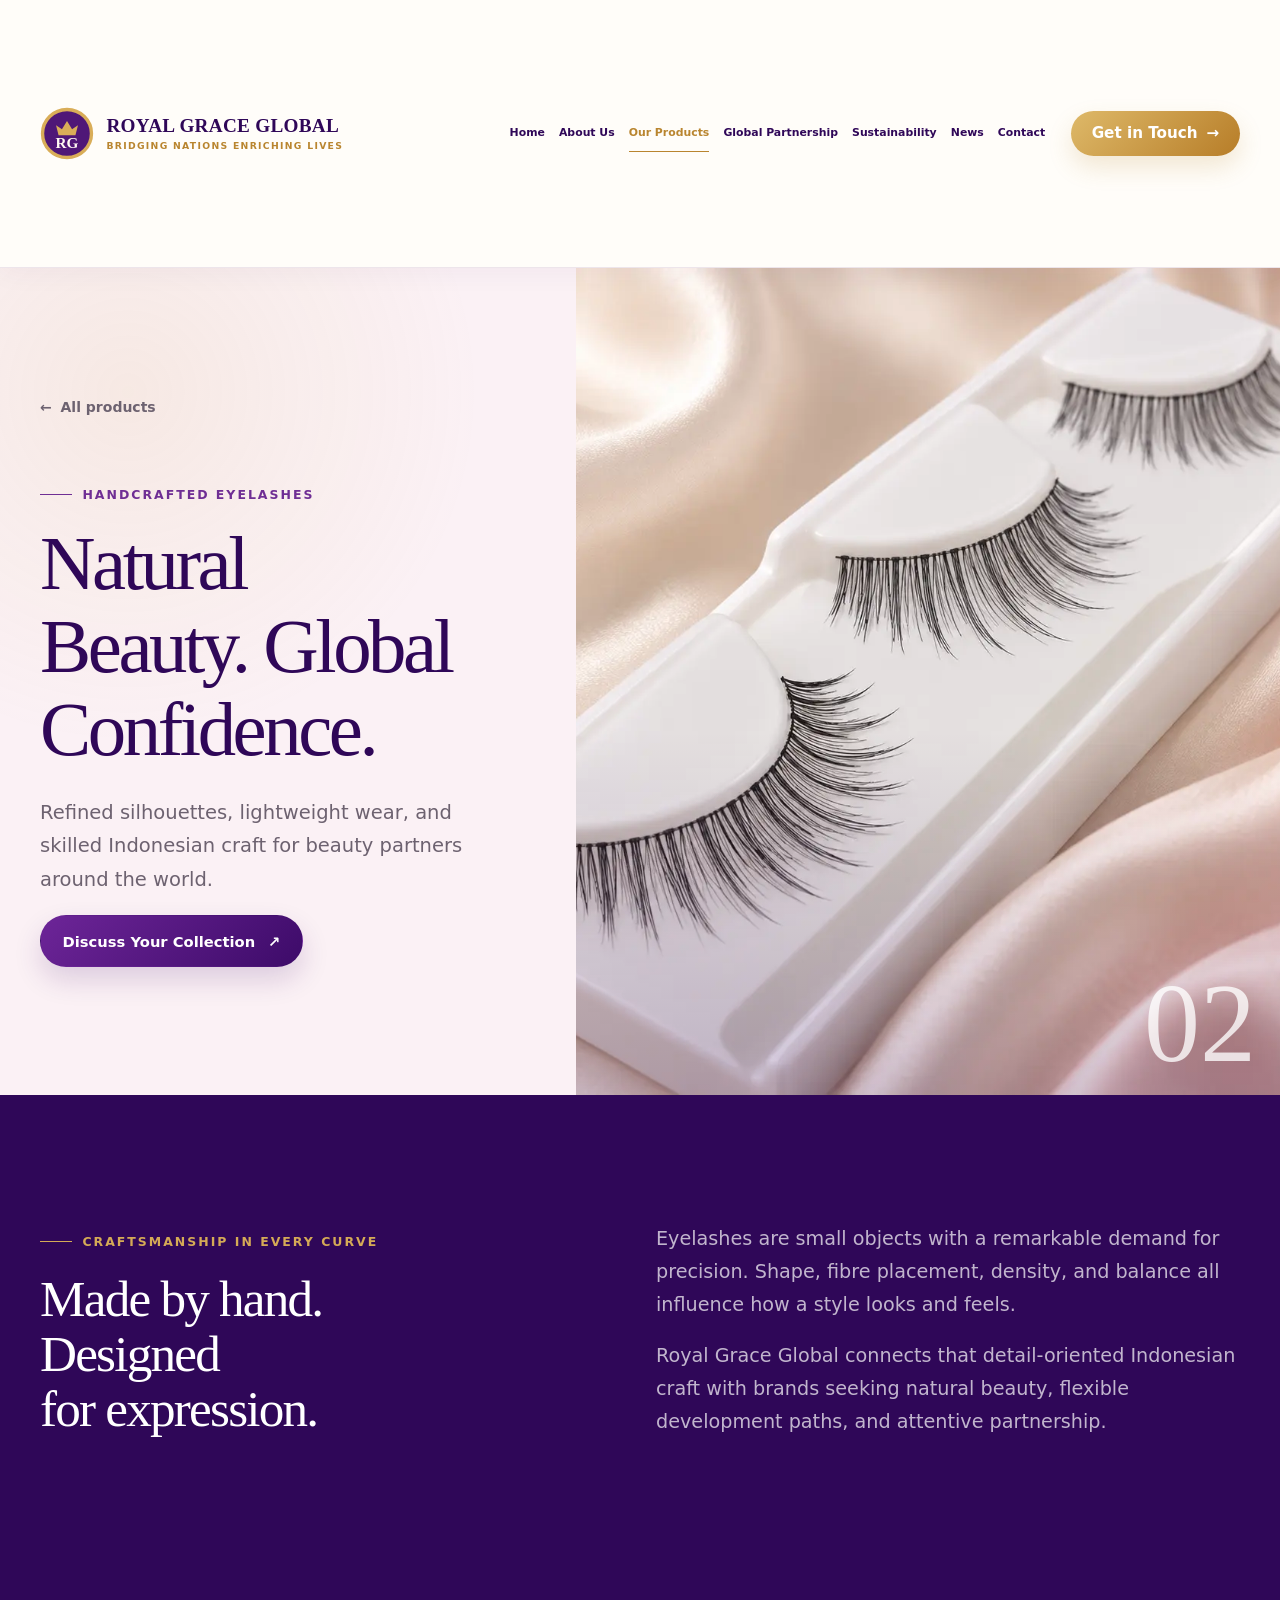
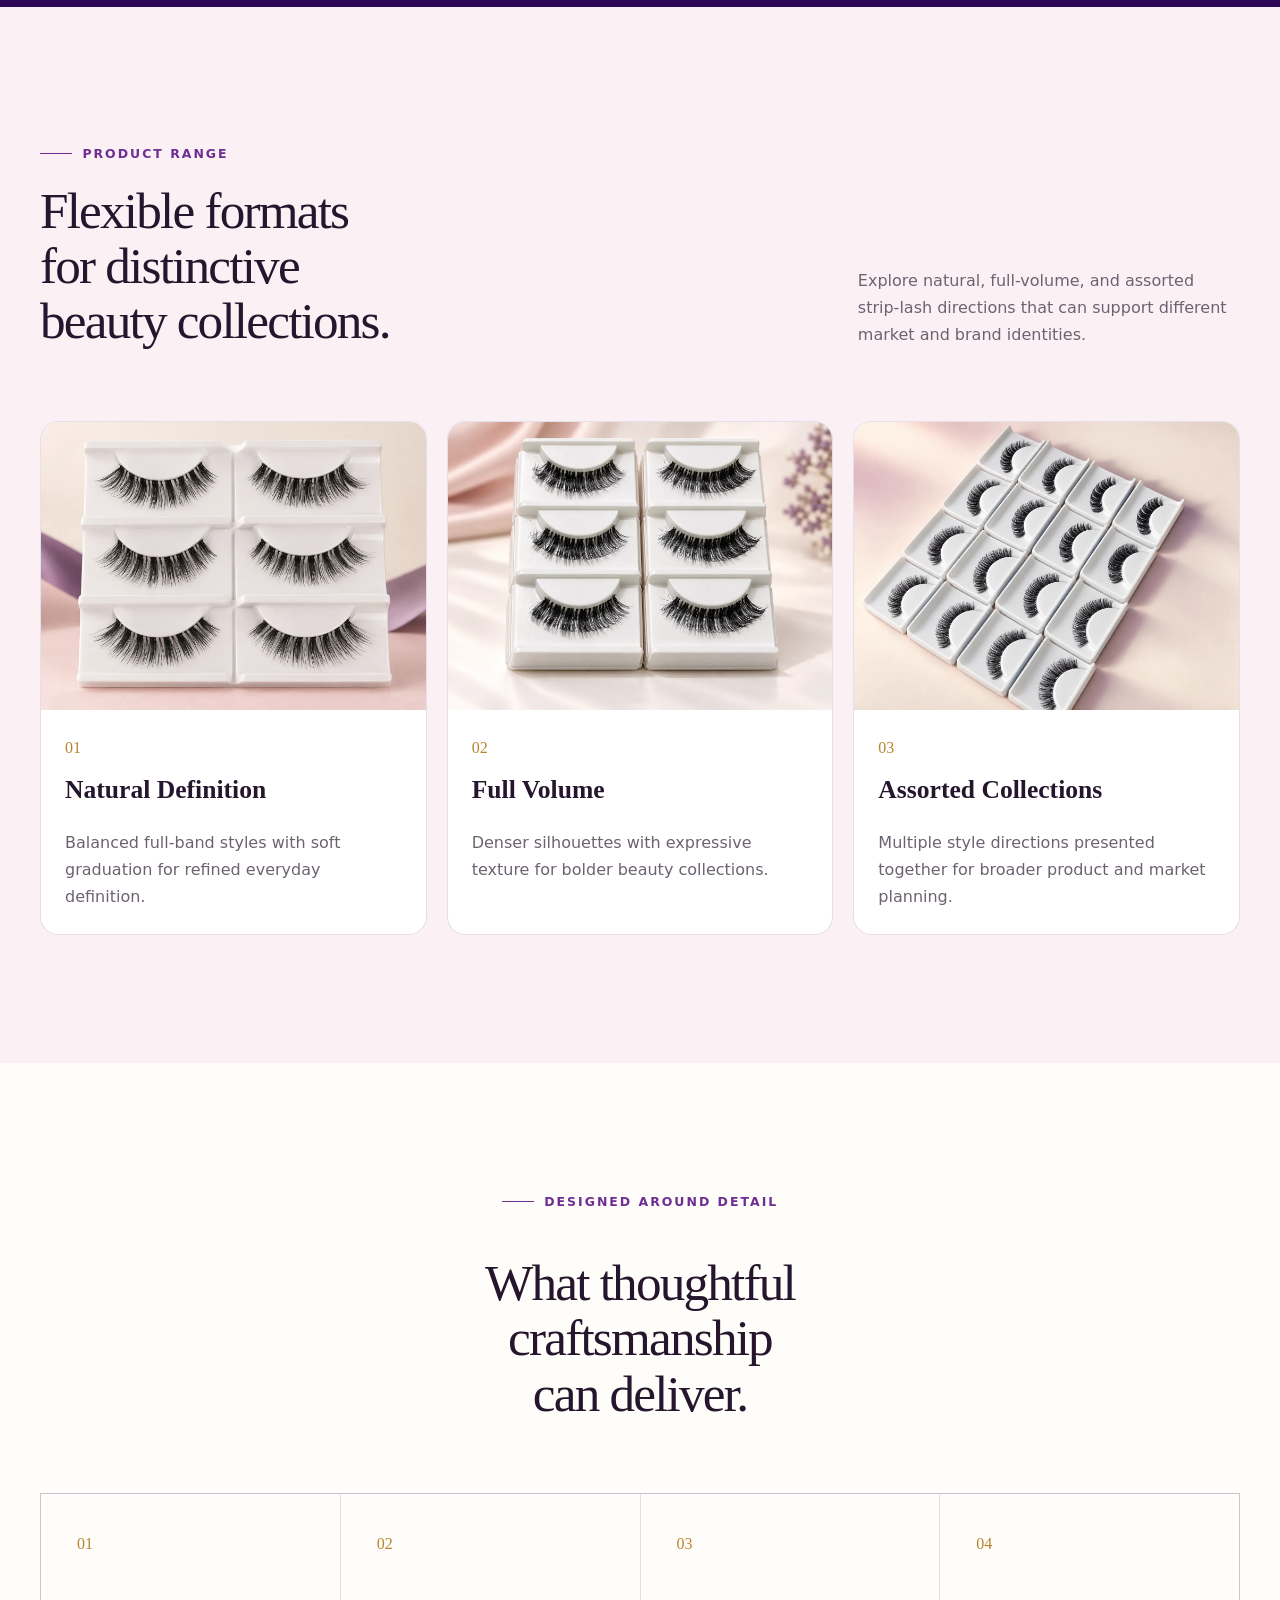
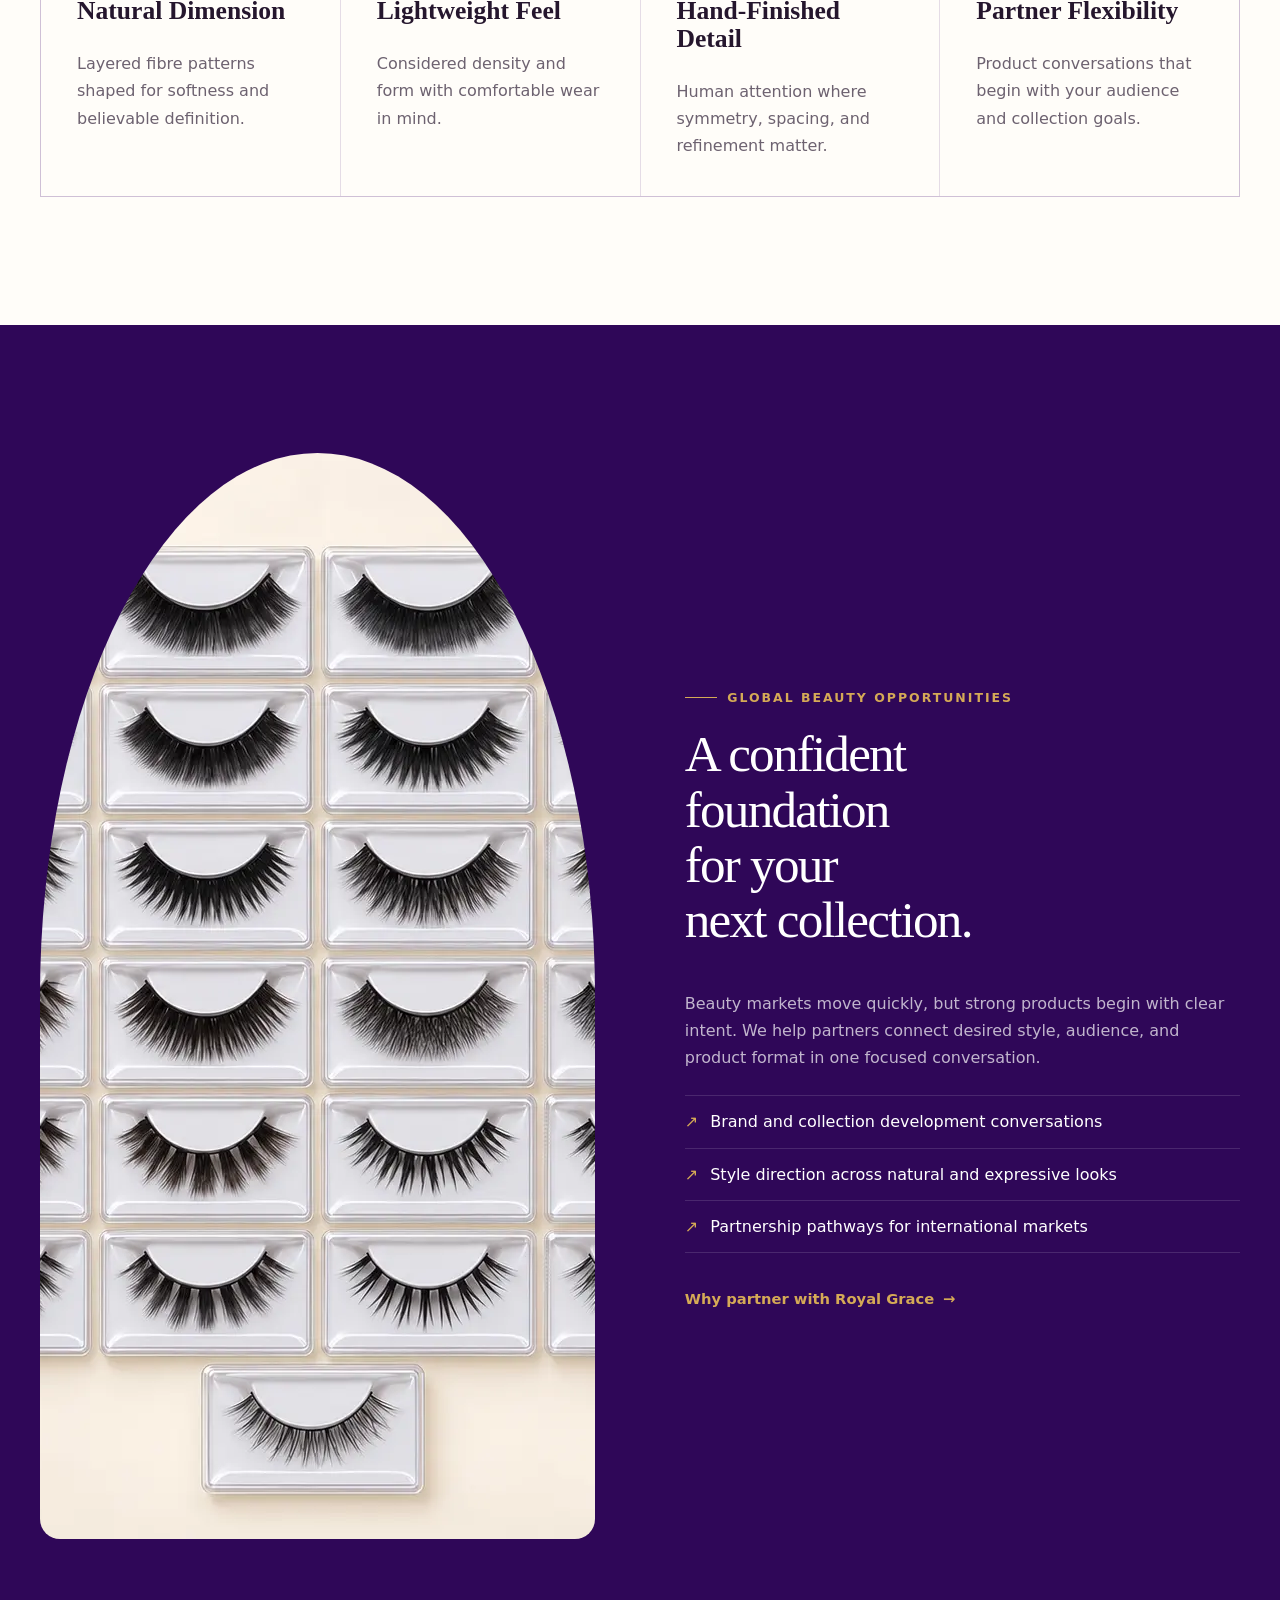
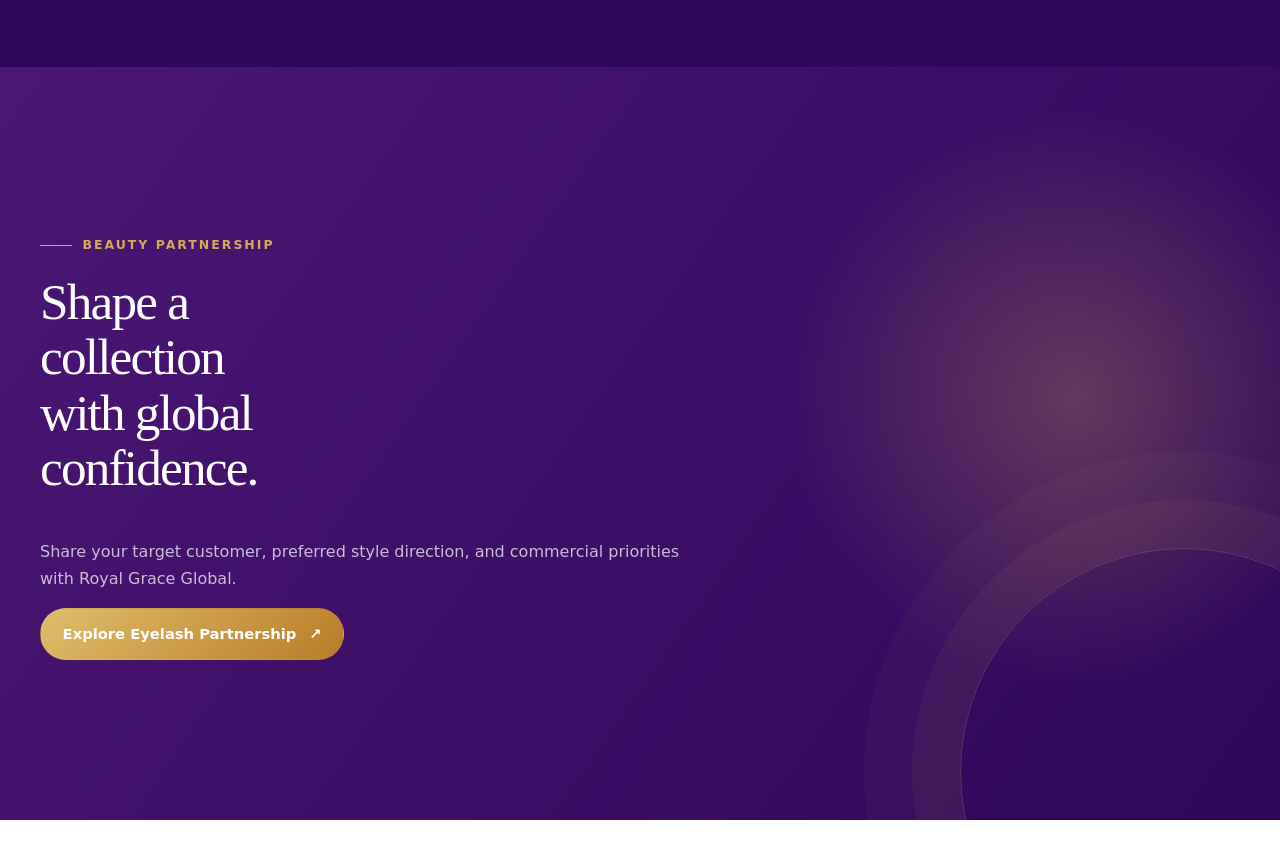
<file: products/eyelashes/index.html>
<!doctype html>
<html lang="en">
  <head>
    <meta charset="utf-8">
    <meta name="viewport" content="width=device-width, initial-scale=1">
    <meta name="theme-color" content="#fffdf9">
    <meta name="description" content="Explore handcrafted strip eyelash styles and collection formats from Indonesia.">
    <title>Handcrafted Eyelashes | Royal Grace Global</title>
    <link rel="icon" type="image/svg+xml" href="../../assets/favicon.svg">
    <link rel="stylesheet" href="../../assets/styles.css">
  </head>
  <body data-page="product-eyelashes">
    <site-header data-root="../../"><header class="fallback-header"><a href="../../">Royal Grace Global</a><nav aria-label="Fallback navigation"><a href="../../">Home</a><a href="../../about/">About Us</a><a href="../">Our Products</a><a href="../../#contact">Contact</a></nav></header></site-header>
    <main id="main-content">
      <section class="product-hero product-hero--lashes">
        <div class="product-hero__copy" data-reveal>
          <a class="back-link" href="../"><span aria-hidden="true">←</span> All products</a>
          <span class="eyebrow eyebrow--purple">Handcrafted Eyelashes</span>
          <h1>Natural Beauty. Global Confidence.</h1>
          <p>Refined silhouettes, lightweight wear, and skilled Indonesian craft for beauty partners around the world.</p>
          <a class="button button--purple" href="../../#contact">Discuss Your Collection <span aria-hidden="true">↗</span></a>
        </div>
        <div class="product-hero__visual" data-reveal>
          <img src="../../assets/images/eyelashes-closeup.webp" alt="Handcrafted strip eyelashes presented in white trays on blush satin" width="1448" height="1086">
          <span class="product-hero__index" aria-hidden="true">02</span>
        </div>
      </section>

      <section class="product-story section section--purple">
        <div class="product-story__intro" data-reveal>
          <span class="eyebrow">Craftsmanship in every curve</span>
          <h2>Made by hand. Designed for expression.</h2>
        </div>
        <div class="product-story__body" data-reveal>
          <p>Eyelashes are small objects with a remarkable demand for precision. Shape, fibre placement, density, and balance all influence how a style looks and feels.</p>
          <p>Royal Grace Global connects that detail-oriented Indonesian craft with brands seeking natural beauty, flexible development paths, and attentive partnership.</p>
        </div>
      </section>

      <section class="range section section--blush" aria-labelledby="lash-range-title">
        <div class="section-head" data-reveal>
          <div><span class="eyebrow eyebrow--purple">Product range</span><h2 id="lash-range-title">Flexible formats for distinctive beauty collections.</h2></div>
          <p>Explore natural, full-volume, and assorted strip-lash directions that can support different market and brand identities.</p>
        </div>
        <div class="range-grid">
          <article class="range-card" data-reveal>
            <div class="range-card__image range-card__image--natural"><img src="../../assets/images/eyelashes-natural.webp" alt="Six pairs of natural-look strip eyelashes in white display trays" width="1448" height="1086" loading="lazy"></div>
            <div><span>01</span><h3>Natural Definition</h3><p>Balanced full-band styles with soft graduation for refined everyday definition.</p></div>
          </article>
          <article class="range-card" data-reveal>
            <div class="range-card__image range-card__image--volume"><img src="../../assets/images/eyelashes-volume.webp" alt="Six pairs of full-volume strip eyelashes in white display trays" width="1448" height="1086" loading="lazy"></div>
            <div><span>02</span><h3>Full Volume</h3><p>Denser silhouettes with expressive texture for bolder beauty collections.</p></div>
          </article>
          <article class="range-card" data-reveal>
            <div class="range-card__image range-card__image--assorted"><img src="../../assets/images/eyelashes-bulk.webp" alt="Multiple strip eyelash styles arranged as an assorted product display" width="1448" height="1086" loading="lazy"></div>
            <div><span>03</span><h3>Assorted Collections</h3><p>Multiple style directions presented together for broader product and market planning.</p></div>
          </article>
        </div>
      </section>

      <section class="beauty-benefits section section--ivory" aria-labelledby="beauty-benefits-title">
        <div class="section-head section-head--center" data-reveal>
          <span class="eyebrow eyebrow--purple">Designed around detail</span>
          <h2 id="beauty-benefits-title">What thoughtful craftsmanship can deliver.</h2>
        </div>
        <div class="promise-grid promise-grid--light">
          <article data-reveal><span aria-hidden="true">01</span><h3>Natural Dimension</h3><p>Layered fibre patterns shaped for softness and believable definition.</p></article>
          <article data-reveal><span aria-hidden="true">02</span><h3>Lightweight Feel</h3><p>Considered density and form with comfortable wear in mind.</p></article>
          <article data-reveal><span aria-hidden="true">03</span><h3>Hand-Finished Detail</h3><p>Human attention where symmetry, spacing, and refinement matter.</p></article>
          <article data-reveal><span aria-hidden="true">04</span><h3>Partner Flexibility</h3><p>Product conversations that begin with your audience and collection goals.</p></article>
        </div>
      </section>

      <section class="opportunity section section--purple" aria-labelledby="opportunity-title">
        <div class="opportunity__visual" data-reveal>
          <img src="../../assets/images/eyelashes-collection.webp" alt="A broad collection of handcrafted strip eyelash styles in clear trays" width="1448" height="1086" loading="lazy">
        </div>
        <div class="opportunity__copy" data-reveal>
          <span class="eyebrow">Global Beauty Opportunities</span>
          <h2 id="opportunity-title">A confident foundation for your next collection.</h2>
          <p>Beauty markets move quickly, but strong products begin with clear intent. We help partners connect desired style, audience, and product format in one focused conversation.</p>
          <ul class="opportunity-list">
            <li><span aria-hidden="true">↗</span> Brand and collection development conversations</li>
            <li><span aria-hidden="true">↗</span> Style direction across natural and expressive looks</li>
            <li><span aria-hidden="true">↗</span> Partnership pathways for international markets</li>
          </ul>
          <a class="text-link text-link--gold" href="../../about/">Why partner with Royal Grace <span aria-hidden="true">→</span></a>
        </div>
      </section>

      <section class="partnership-cta" aria-labelledby="lash-partnership-title">
        <div data-reveal>
          <span class="eyebrow">Beauty partnership</span>
          <h2 id="lash-partnership-title">Shape a collection with global confidence.</h2>
          <p>Share your target customer, preferred style direction, and commercial priorities with Royal Grace Global.</p>
          <a class="button button--gold" href="../../#contact">Explore Eyelash Partnership <span aria-hidden="true">↗</span></a>
        </div>
      </section>
    </main>
    <site-footer data-root="../../"><footer class="fallback-footer"><strong>Royal Grace Global</strong><small>Bridging Nations Enriching Lives</small></footer></site-footer>
    <script src="../../assets/site.js" defer></script>
  </body>
</html>
</file>
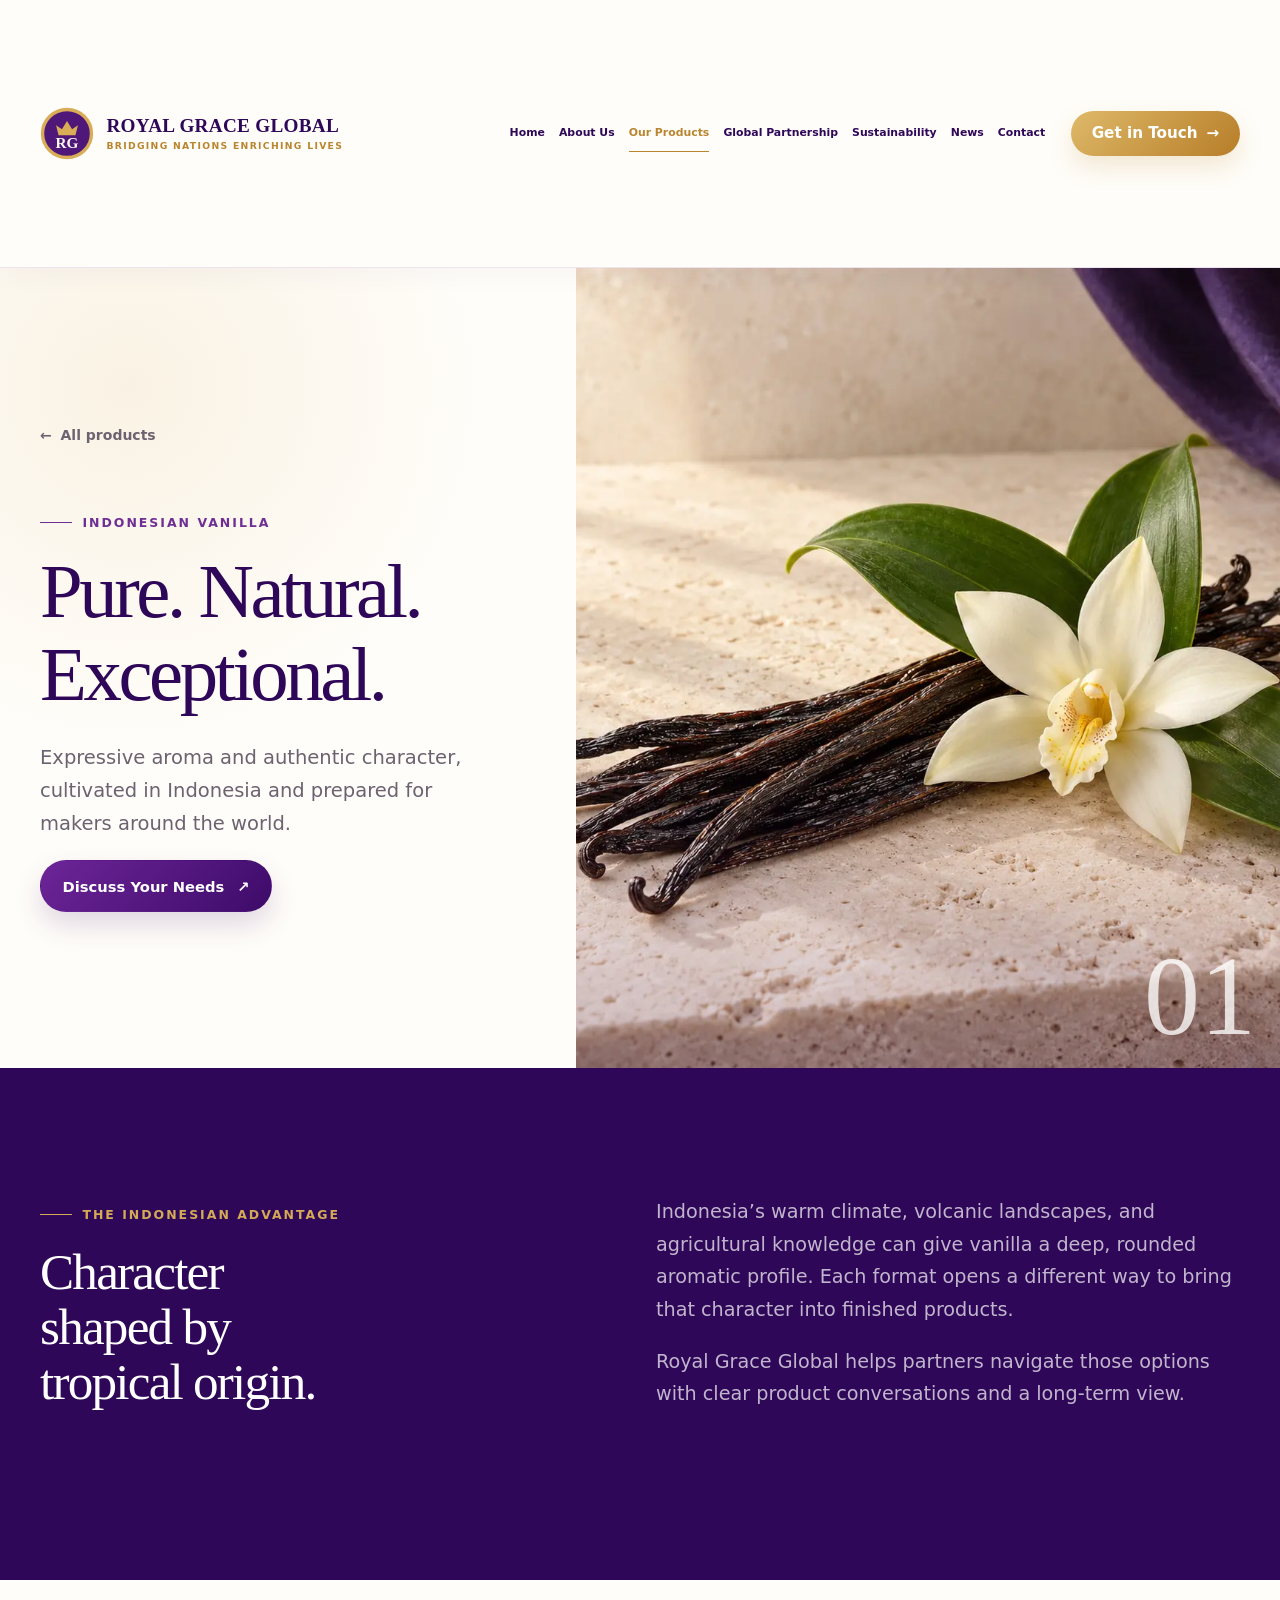
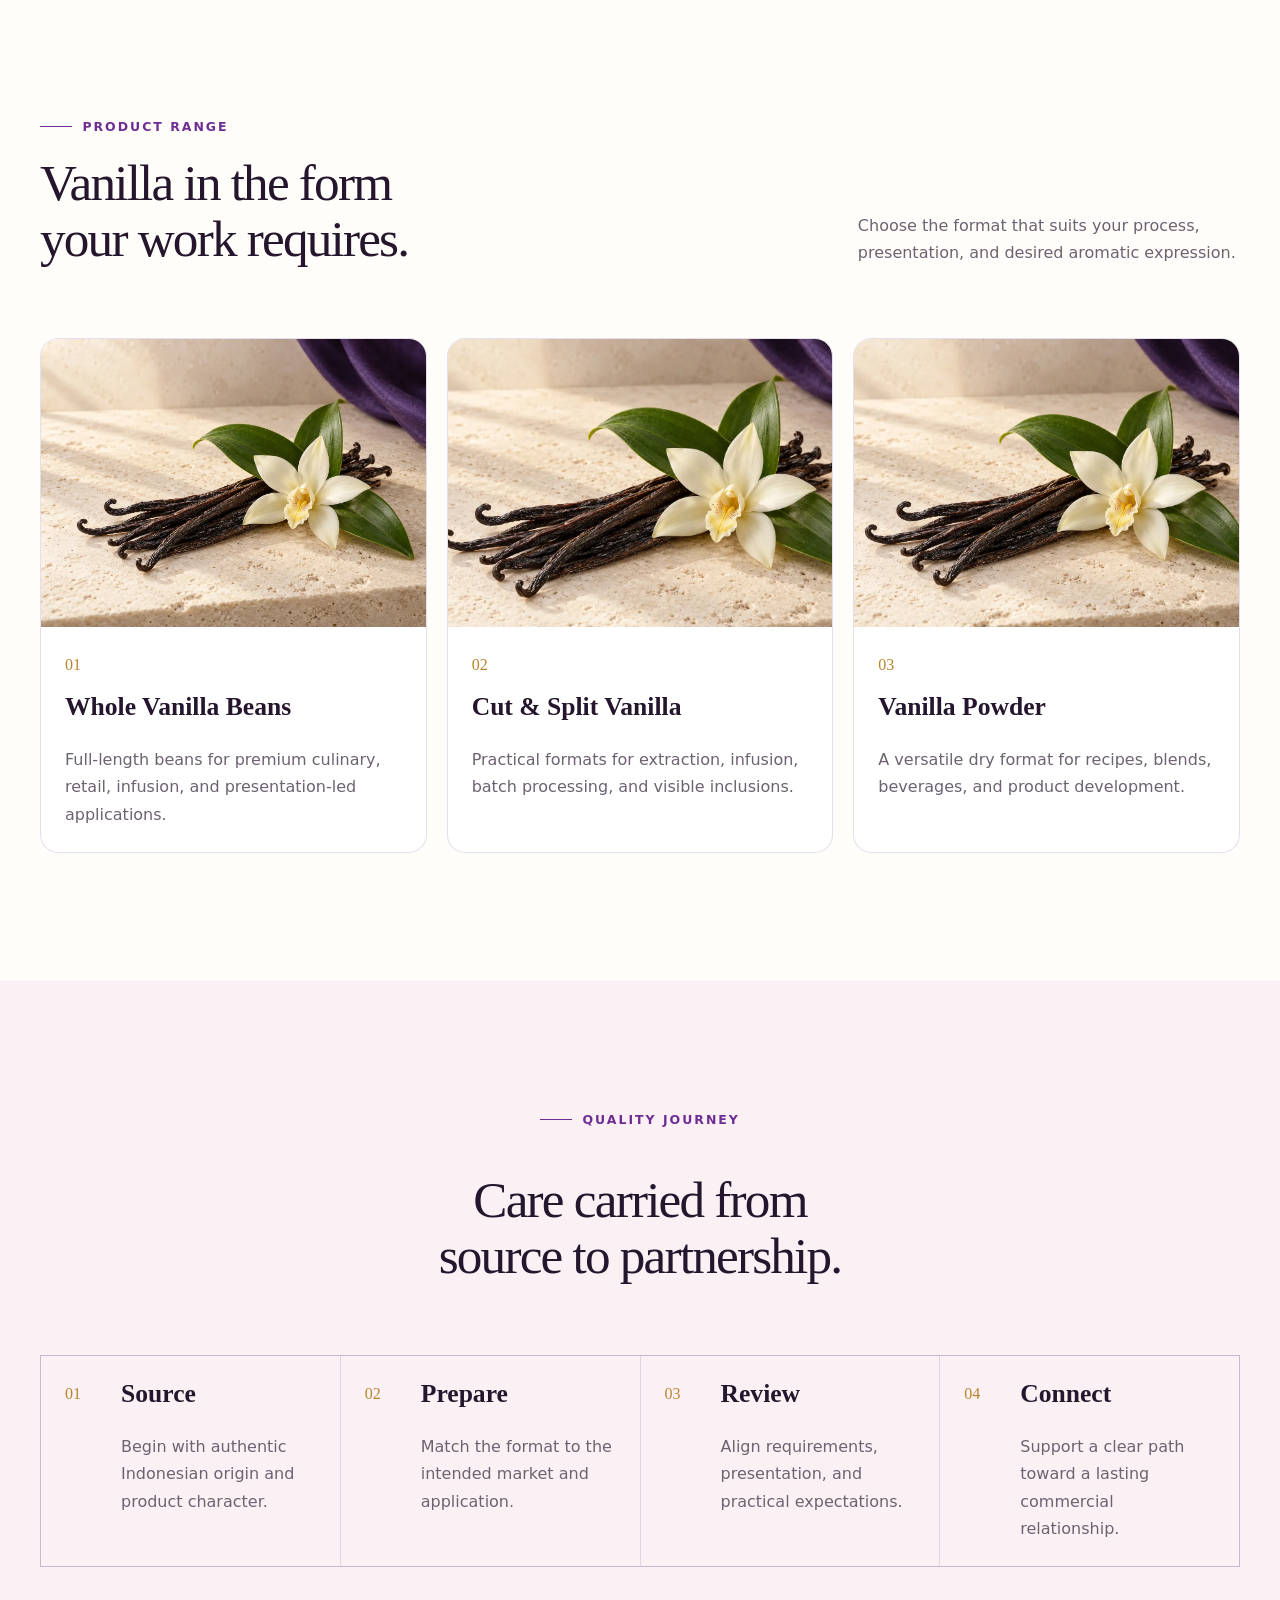
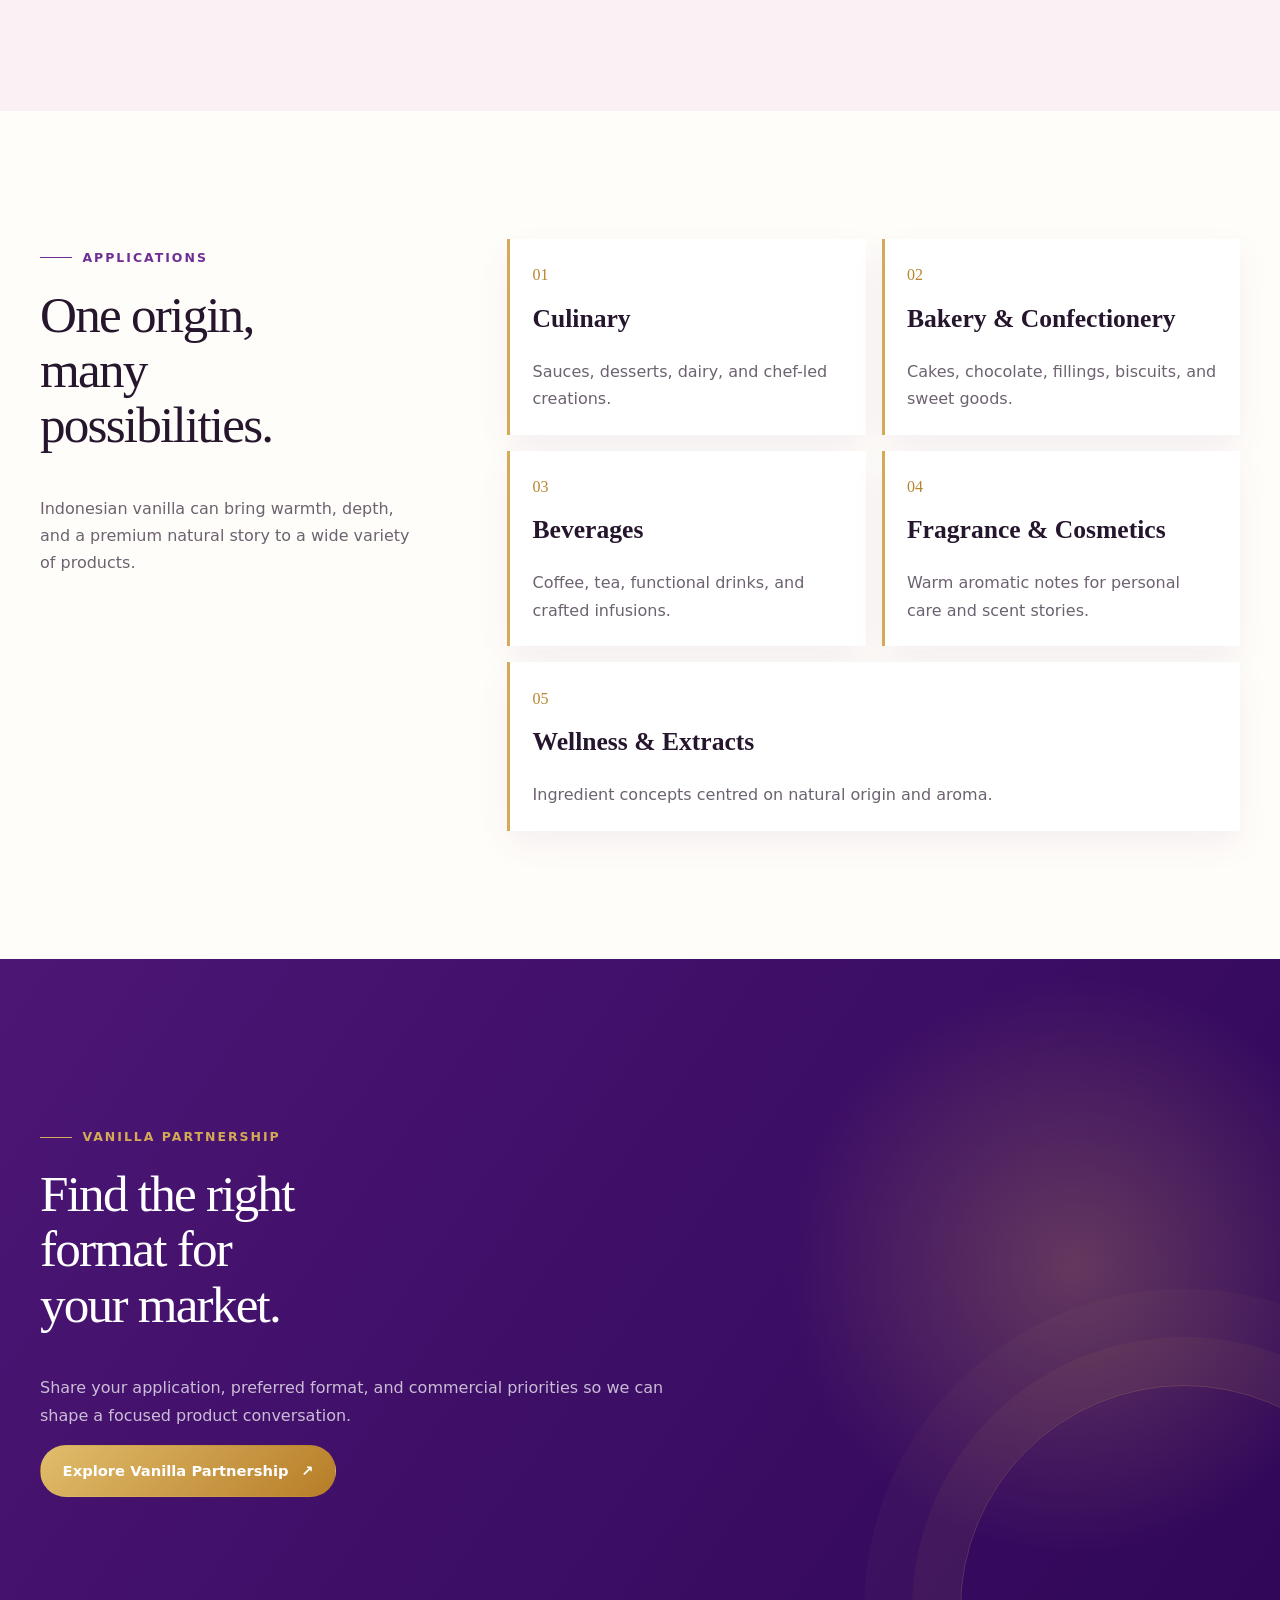
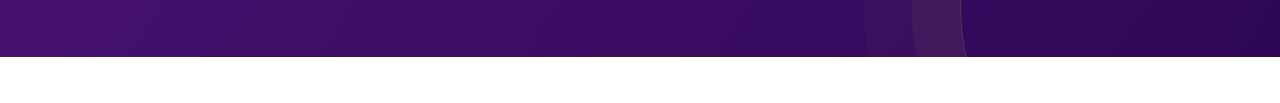
<file: products/vanilla/index.html>
<!doctype html>
<html lang="en">
  <head>
    <meta charset="utf-8">
    <meta name="viewport" content="width=device-width, initial-scale=1">
    <meta name="theme-color" content="#fffdf9">
    <meta name="description" content="Explore premium Indonesian whole vanilla beans, cut vanilla, and vanilla powder for global product applications.">
    <title>Indonesian Vanilla | Royal Grace Global</title>
    <link rel="icon" type="image/svg+xml" href="../../assets/favicon.svg">
    <link rel="stylesheet" href="../../assets/styles.css">
  </head>
  <body data-page="product-vanilla">
    <site-header data-root="../../"><header class="fallback-header"><a href="../../">Royal Grace Global</a><nav aria-label="Fallback navigation"><a href="../../">Home</a><a href="../../about/">About Us</a><a href="../">Our Products</a><a href="../../#contact">Contact</a></nav></header></site-header>
    <main id="main-content">
      <section class="product-hero product-hero--vanilla">
        <div class="product-hero__copy" data-reveal>
          <a class="back-link" href="../"><span aria-hidden="true">←</span> All products</a>
          <span class="eyebrow eyebrow--purple">Indonesian Vanilla</span>
          <h1>Pure. Natural. Exceptional.</h1>
          <p>Expressive aroma and authentic character, cultivated in Indonesia and prepared for makers around the world.</p>
          <a class="button button--purple" href="../../#contact">Discuss Your Needs <span aria-hidden="true">↗</span></a>
        </div>
        <div class="product-hero__visual" data-reveal>
          <img src="../../assets/images/vanilla.webp" alt="Indonesian vanilla beans, glossy leaves, and a white vanilla flower" width="1440" height="1080">
          <span class="product-hero__index" aria-hidden="true">01</span>
        </div>
      </section>

      <section class="product-story section section--purple">
        <div class="product-story__intro" data-reveal>
          <span class="eyebrow">The Indonesian advantage</span>
          <h2>Character shaped by tropical origin.</h2>
        </div>
        <div class="product-story__body" data-reveal>
          <p>Indonesia’s warm climate, volcanic landscapes, and agricultural knowledge can give vanilla a deep, rounded aromatic profile. Each format opens a different way to bring that character into finished products.</p>
          <p>Royal Grace Global helps partners navigate those options with clear product conversations and a long-term view.</p>
        </div>
      </section>

      <section class="range section section--ivory" aria-labelledby="vanilla-range-title">
        <div class="section-head" data-reveal>
          <div><span class="eyebrow eyebrow--purple">Product range</span><h2 id="vanilla-range-title">Vanilla in the form your work requires.</h2></div>
          <p>Choose the format that suits your process, presentation, and desired aromatic expression.</p>
        </div>
        <div class="range-grid">
          <article class="range-card" data-reveal>
            <div class="range-card__image range-card__image--whole"><img src="../../assets/images/vanilla.webp" alt="Whole dark vanilla beans arranged beside a white orchid" width="1440" height="1080" loading="lazy"></div>
            <div><span>01</span><h3>Whole Vanilla Beans</h3><p>Full-length beans for premium culinary, retail, infusion, and presentation-led applications.</p></div>
          </article>
          <article class="range-card" data-reveal>
            <div class="range-card__image range-card__image--cut"><img src="../../assets/images/vanilla.webp" alt="Close crop of glossy Indonesian vanilla beans" width="1440" height="1080" loading="lazy"></div>
            <div><span>02</span><h3>Cut &amp; Split Vanilla</h3><p>Practical formats for extraction, infusion, batch processing, and visible inclusions.</p></div>
          </article>
          <article class="range-card" data-reveal>
            <div class="range-card__image range-card__image--powder"><img src="../../assets/images/vanilla.webp" alt="Vanilla flower and beans in a clean ingredient still life" width="1440" height="1080" loading="lazy"></div>
            <div><span>03</span><h3>Vanilla Powder</h3><p>A versatile dry format for recipes, blends, beverages, and product development.</p></div>
          </article>
        </div>
      </section>

      <section class="process-strip section section--blush" aria-labelledby="vanilla-process-title">
        <div class="section-head section-head--center" data-reveal>
          <span class="eyebrow eyebrow--purple">Quality journey</span>
          <h2 id="vanilla-process-title">Care carried from source to partnership.</h2>
        </div>
        <ol class="process-list">
          <li data-reveal><span>01</span><div><h3>Source</h3><p>Begin with authentic Indonesian origin and product character.</p></div></li>
          <li data-reveal><span>02</span><div><h3>Prepare</h3><p>Match the format to the intended market and application.</p></div></li>
          <li data-reveal><span>03</span><div><h3>Review</h3><p>Align requirements, presentation, and practical expectations.</p></div></li>
          <li data-reveal><span>04</span><div><h3>Connect</h3><p>Support a clear path toward a lasting commercial relationship.</p></div></li>
        </ol>
      </section>

      <section class="applications section section--ivory" aria-labelledby="applications-title">
        <div class="applications__intro" data-reveal>
          <span class="eyebrow eyebrow--purple">Applications</span>
          <h2 id="applications-title">One origin, many possibilities.</h2>
          <p>Indonesian vanilla can bring warmth, depth, and a premium natural story to a wide variety of products.</p>
        </div>
        <div class="application-grid">
          <article data-reveal><span aria-hidden="true">01</span><h3>Culinary</h3><p>Sauces, desserts, dairy, and chef-led creations.</p></article>
          <article data-reveal><span aria-hidden="true">02</span><h3>Bakery &amp; Confectionery</h3><p>Cakes, chocolate, fillings, biscuits, and sweet goods.</p></article>
          <article data-reveal><span aria-hidden="true">03</span><h3>Beverages</h3><p>Coffee, tea, functional drinks, and crafted infusions.</p></article>
          <article data-reveal><span aria-hidden="true">04</span><h3>Fragrance &amp; Cosmetics</h3><p>Warm aromatic notes for personal care and scent stories.</p></article>
          <article data-reveal><span aria-hidden="true">05</span><h3>Wellness &amp; Extracts</h3><p>Ingredient concepts centred on natural origin and aroma.</p></article>
        </div>
      </section>

      <section class="partnership-cta" aria-labelledby="vanilla-partnership-title">
        <div data-reveal>
          <span class="eyebrow">Vanilla partnership</span>
          <h2 id="vanilla-partnership-title">Find the right format for your market.</h2>
          <p>Share your application, preferred format, and commercial priorities so we can shape a focused product conversation.</p>
          <a class="button button--gold" href="../../#contact">Explore Vanilla Partnership <span aria-hidden="true">↗</span></a>
        </div>
      </section>
    </main>
    <site-footer data-root="../../"><footer class="fallback-footer"><strong>Royal Grace Global</strong><small>Bridging Nations Enriching Lives</small></footer></site-footer>
    <script src="../../assets/site.js" defer></script>
  </body>
</html>
</file>
<file: assets/styles.css>
:root {
  --purple-950: #24053f;
  --purple-800: #4f1777;
  --purple-650: #6f2f98;
  --gold-600: #b9822a;
  --gold-400: #d9ad58;
  --ivory: #fffaf2;
  --blush: #f7edf3;
  --ink: #24152d;
  --muted: #6c6071;
  --line: rgba(79, 23, 119, 0.16);
  --serif: Georgia, "Times New Roman", serif;
  --sans: Inter, ui-sans-serif, system-ui, sans-serif;
  --page: min(75rem, calc(100% - 2.5rem));
  --shadow: 0 1.5rem 4rem rgba(36, 5, 63, 0.14);
  --header-height: 6.25rem;
}

*,
*::before,
*::after {
  box-sizing: border-box;
}

html {
  color-scheme: light;
  scroll-behavior: smooth;
}

body {
  margin: 0;
  min-width: 0;
  overflow-x: hidden;
  background: var(--ivory);
  color: var(--ink);
  font: 400 1rem/1.7 var(--sans);
  text-rendering: optimizeLegibility;
}

body.menu-open {
  overflow: hidden;
  overscroll-behavior: none;
  touch-action: none;
}

img {
  display: block;
  max-width: 100%;
}

a {
  color: inherit;
  text-decoration-thickness: 0.08em;
  text-underline-offset: 0.2em;
}

button,
a {
  -webkit-tap-highlight-color: transparent;
}

button:focus-visible,
a:focus-visible {
  outline: 0.18rem solid var(--gold-400);
  outline-offset: 0.2rem;
}

h1,
h2,
h3,
p {
  margin-top: 0;
}

h1,
h2,
h3 {
  font-family: var(--serif);
  line-height: 1.08;
  overflow-wrap: break-word;
  text-wrap: balance;
}

h1 {
  max-width: 15ch;
  margin-bottom: 1.5rem;
  font-size: clamp(2.7rem, 6vw, 5.9rem);
  font-weight: 500;
  letter-spacing: -0.045em;
}

h2 {
  font-size: clamp(2.05rem, 4vw, 3.75rem);
  font-weight: 500;
  letter-spacing: -0.035em;
}

h3 {
  font-size: clamp(1.35rem, 2vw, 1.75rem);
}

.sr-only {
  position: absolute;
  width: 1px;
  height: 1px;
  padding: 0;
  margin: -1px;
  overflow: hidden;
  clip: rect(0, 0, 0, 0);
  white-space: nowrap;
  border: 0;
}

.skip-link {
  position: fixed;
  z-index: 100;
  top: 0.75rem;
  left: 0.75rem;
  padding: 0.75rem 1rem;
  transform: translateY(-200%);
  border-radius: 999px;
  background: var(--ivory);
  color: var(--purple-950);
  font-weight: 700;
}

.skip-link:focus {
  transform: translateY(0);
}

.site-header {
  position: relative;
  z-index: 20;
  border-bottom: 1px solid rgba(255, 255, 255, 0.16);
  background: var(--purple-950);
  color: white;
}

.header-inner {
  width: var(--page);
  min-height: 6.25rem;
  margin-inline: auto;
  display: flex;
  align-items: center;
  justify-content: space-between;
  gap: clamp(0.75rem, 4vw, 2rem);
}

.brand {
  min-width: 0;
  display: inline-flex;
  align-items: center;
  gap: 0.8rem;
  text-decoration: none;
}

.brand-mark {
  position: relative;
  display: grid;
  flex: 0 0 auto;
  width: 3rem;
  aspect-ratio: 1;
  place-items: center;
  border: 1px solid var(--gold-400);
  border-radius: 50%;
  background: rgba(255, 255, 255, 0.05);
  color: var(--gold-400);
  font: 700 0.78rem/1 var(--serif);
  letter-spacing: 0.08em;
}

.brand-mark::before {
  position: absolute;
  top: 0.45rem;
  content: "♛";
  font-size: 0.65rem;
}

.brand-mark span {
  transform: translateY(0.3rem);
}

.brand-copy {
  min-width: 0;
  display: grid;
  line-height: 1.15;
}

.brand-copy strong,
.brand-copy small {
  overflow-wrap: anywhere;
}

.brand-copy strong {
  font-family: var(--serif);
  font-size: 1.08rem;
  letter-spacing: 0.01em;
}

.brand-copy small {
  margin-top: 0.28rem;
  color: rgba(255, 255, 255, 0.7);
  font-size: 0.72rem;
  letter-spacing: 0.08em;
  text-transform: uppercase;
}

.menu-toggle {
  width: 3rem;
  height: 3rem;
  display: grid;
  padding: 0.72rem;
  place-content: center;
  gap: 0.32rem;
  border: 1px solid rgba(255, 255, 255, 0.24);
  border-radius: 50%;
  background: transparent;
  color: white;
  cursor: pointer;
}

.menu-toggle > span:not(.sr-only) {
  width: 1.2rem;
  height: 1px;
  display: block;
  background: currentColor;
  transition: transform 180ms ease, opacity 180ms ease;
}

.menu-toggle[aria-expanded="true"] > span:nth-child(2) {
  transform: translateY(0.33rem) rotate(45deg);
}

.menu-toggle[aria-expanded="true"] > span:nth-child(3) {
  opacity: 0;
}

.menu-toggle[aria-expanded="true"] > span:nth-child(4) {
  transform: translateY(-0.33rem) rotate(-45deg);
}

.primary-navigation {
  position: fixed;
  z-index: 3;
  top: var(--header-height);
  right: 0;
  bottom: 0;
  width: min(88vw, 24rem);
  display: grid;
  align-content: start;
  padding: 2rem max(1.25rem, calc((100% - 75rem) / 2)) calc(2rem + env(safe-area-inset-bottom));
  max-height: none;
  overflow-y: auto;
  overscroll-behavior: contain;
  transform: translateX(105%);
  background: var(--purple-950);
  opacity: 0;
  visibility: hidden;
  transition: transform 220ms ease, opacity 220ms ease, visibility 220ms;
}

.primary-navigation.is-open {
  transform: translateX(0);
  opacity: 1;
  visibility: visible;
}

.navigation-backdrop {
  position: fixed;
  z-index: 2;
  inset: var(--header-height) 0 0;
  padding: 0;
  border: 0;
  background: rgba(32, 8, 49, 0.46);
  cursor: pointer;
}

.primary-navigation ul {
  display: grid;
  gap: 0;
  padding: 0;
  margin: 0 0 2rem;
  list-style: none;
}

.nav-link {
  display: block;
  padding: 0.8rem 0;
  border-bottom: 1px solid rgba(255, 255, 255, 0.12);
  font-family: var(--serif);
  font-size: clamp(1.45rem, 6vw, 2.2rem);
  text-decoration: none;
}

.nav-link.is-active,
.nav-link:hover {
  color: var(--gold-400);
}

.header-cta {
  display: inline-flex;
  width: max-content;
  align-items: center;
  gap: 0.55rem;
  padding-bottom: 0.18rem;
  border-bottom: 1px solid currentColor;
  color: var(--gold-400);
  font-size: 0.95rem;
  font-weight: 700;
  text-decoration: none;
}

.page-shell {
  min-height: 62vh;
  padding: clamp(5rem, 12vw, 9rem) 0;
  background:
    radial-gradient(circle at 78% 12%, rgba(217, 173, 88, 0.22), transparent 22rem),
    linear-gradient(135deg, var(--purple-950), var(--purple-800));
  color: white;
}

.page-shell__inner {
  width: var(--page);
  margin-inline: auto;
}

.eyebrow {
  display: inline-flex;
  align-items: center;
  gap: 0.65rem;
  margin-bottom: 1.15rem;
  color: var(--gold-400);
  font-size: 0.78rem;
  font-weight: 800;
  letter-spacing: 0.16em;
  text-transform: uppercase;
}

.eyebrow::before {
  width: 2rem;
  height: 1px;
  content: "";
  background: currentColor;
}

.lead {
  max-width: 42rem;
  color: rgba(255, 255, 255, 0.78);
  font-size: clamp(1.05rem, 2vw, 1.25rem);
}

.reveal-ready [data-reveal] {
  transform: translateY(1.5rem);
  opacity: 0;
  transition: transform 700ms cubic-bezier(0.2, 0.75, 0.25, 1), opacity 700ms ease;
}

.reveal-ready [data-reveal].is-visible {
  transform: none;
  opacity: 1;
}

.site-footer {
  padding: 4.5rem max(1.25rem, calc((100% - 75rem) / 2)) 1.5rem;
  background: #19032d;
  color: white;
}

.fallback-header,
.fallback-footer {
  display: flex;
  flex-wrap: wrap;
  align-items: center;
  justify-content: space-between;
  gap: 1rem 2rem;
  padding: 1.25rem max(1.25rem, calc((100% - 75rem) / 2));
  background: var(--purple-950);
  color: white;
}

.fallback-header nav {
  display: flex;
  flex-wrap: wrap;
  gap: 0.75rem 1.25rem;
}

.fallback-header a,
.fallback-footer a {
  color: inherit;
  font-size: 0.875rem;
  font-weight: 700;
  text-decoration: none;
}

.footer-main {
  display: grid;
  gap: 1.75rem;
  align-items: start;
  padding-bottom: 3rem;
}

.footer-main p {
  max-width: 38rem;
  margin: 0;
  color: rgba(255, 255, 255, 0.65);
}

.footer-social {
  display: flex;
  gap: 0.7rem;
}

.footer-social span {
  display: grid;
  width: 2.5rem;
  aspect-ratio: 1;
  place-items: center;
  border: 1px solid rgba(217, 173, 88, 0.35);
  border-radius: 50%;
  color: var(--gold-400);
  font-size: 0.72rem;
  font-weight: 800;
}

.footer-bottom {
  display: flex;
  flex-wrap: wrap;
  justify-content: space-between;
  gap: 1rem 2rem;
  padding-top: 1.25rem;
  border-top: 1px solid rgba(255, 255, 255, 0.12);
  color: rgba(255, 255, 255, 0.55);
}

.policy-labels {
  display: flex;
  flex-wrap: wrap;
  gap: 0.8rem 1.5rem;
  font-size: 0.82rem;
}

.section {
  padding: clamp(4.75rem, 10vw, 8.5rem) max(1.25rem, calc((100% - 75rem) / 2));
}

.section--ivory {
  background: var(--ivory);
}

.section--blush {
  background: var(--blush);
}

.section--purple {
  background: var(--purple-950);
  color: white;
}

.section-head {
  display: grid;
  gap: 1.5rem;
  align-items: end;
  margin-bottom: clamp(2.5rem, 6vw, 4.5rem);
}

.section-head h2 {
  max-width: 15ch;
  margin-bottom: 0;
}

.section-head > p {
  max-width: 33rem;
  margin: 0;
  color: var(--muted);
}

.section--purple .section-head > p {
  color: rgba(255, 255, 255, 0.68);
}

.section-head--center {
  justify-items: center;
  text-align: center;
}

.section-head--center h2 {
  max-width: 19ch;
}

.eyebrow--purple {
  color: var(--purple-650);
}

.button-row {
  display: flex;
  flex-wrap: wrap;
  align-items: center;
  gap: 1.2rem 1.75rem;
  margin-top: 2rem;
}

.button {
  display: inline-flex;
  max-width: 100%;
  min-height: 3.25rem;
  flex-wrap: wrap;
  align-items: center;
  justify-content: center;
  gap: 0.8rem;
  padding: 0.85rem 1.35rem;
  border: 1px solid transparent;
  border-radius: 999px;
  font-size: 0.92rem;
  font-weight: 800;
  line-height: 1.3;
  text-align: center;
  text-decoration: none;
  transition: transform 180ms ease, background-color 180ms ease, color 180ms ease;
}

.button:hover {
  transform: translateY(-0.15rem);
}

.button--gold {
  background: var(--gold-400);
  color: var(--purple-950);
}

.button--gold:hover {
  background: #edca7d;
}

.text-link {
  display: inline-flex;
  align-items: center;
  gap: 0.55rem;
  width: max-content;
  max-width: 100%;
  color: var(--purple-800);
  font-size: 0.92rem;
  font-weight: 800;
  text-decoration: none;
}

.text-link span {
  transition: transform 180ms ease;
}

.text-link:hover span {
  transform: translateX(0.25rem);
}

.text-link--light {
  color: white;
}

.text-link--gold {
  color: var(--gold-400);
}

.text-link--large {
  font-family: var(--serif);
  font-size: clamp(1.25rem, 3vw, 1.8rem);
}

.home-hero {
  position: relative;
  display: grid;
  overflow: hidden;
  background: var(--purple-950);
  color: white;
}

.home-hero__copy {
  z-index: 2;
  padding: clamp(4.5rem, 12vw, 8rem) max(1.25rem, calc((100vw - 75rem) / 2));
  background:
    radial-gradient(circle at 15% 15%, rgba(111, 47, 152, 0.5), transparent 20rem),
    var(--purple-950);
}

.home-hero__copy h1 {
  max-width: 12ch;
}

.home-hero__visual {
  position: relative;
  min-height: 28rem;
  overflow: hidden;
}

.home-hero__visual::after {
  position: absolute;
  inset: 0;
  content: "";
  background: linear-gradient(to top, rgba(36, 5, 63, 0.48), transparent 45%);
}

.home-hero__visual img {
  width: 100%;
  height: 100%;
  object-fit: cover;
  object-position: 62% center;
}

.hero-seal {
  position: absolute;
  z-index: 2;
  right: 1.25rem;
  bottom: 1.25rem;
  width: 7.5rem;
  aspect-ratio: 1;
  display: grid;
  place-content: center;
  border: 1px solid rgba(255, 255, 255, 0.65);
  border-radius: 50%;
  color: white;
  text-align: center;
  transform: rotate(-7deg);
}

.hero-seal span {
  font: italic 1.15rem/1 var(--serif);
}

.hero-seal strong {
  margin-top: 0.3rem;
  color: var(--gold-400);
  font-size: 0.6rem;
  letter-spacing: 0.14em;
  text-transform: uppercase;
}

.hero-scroll {
  display: none;
}

.pillar-grid {
  display: grid;
  gap: 1px;
  background: var(--line);
  border: 1px solid var(--line);
}

.pillar {
  min-width: 0;
  padding: clamp(1.5rem, 4vw, 2.25rem);
  background: var(--ivory);
}

.pillar .line-icon {
  display: inline-grid;
  width: 3.1rem;
  aspect-ratio: 1;
  margin-bottom: 2rem;
  place-items: center;
  border: 1px solid var(--gold-400);
  border-radius: 50%;
  color: var(--purple-650);
  font-size: 1.15rem;
}

.pillar h3 {
  margin-bottom: 0.75rem;
}

.pillar p {
  margin: 0;
  color: var(--muted);
}

.origin-story {
  display: grid;
  gap: clamp(2.5rem, 6vw, 6rem);
  align-items: center;
}

.origin-story__visual {
  position: relative;
  min-height: 25rem;
}

.origin-story__visual img {
  width: 100%;
  height: 100%;
  min-height: 25rem;
  object-fit: cover;
  object-position: center;
  border-radius: 48% 48% 1.2rem 1.2rem;
  box-shadow: 0 2rem 5rem rgba(0, 0, 0, 0.24);
}

.image-note {
  position: absolute;
  right: 1rem;
  bottom: 1rem;
  padding: 0.45rem 0.7rem;
  border-radius: 999px;
  background: rgba(36, 5, 63, 0.78);
  color: rgba(255, 255, 255, 0.82);
  font-size: 0.72rem;
  letter-spacing: 0.04em;
}

.origin-story__copy h2 {
  max-width: 12ch;
  margin-bottom: 1rem;
}

.origin-story__copy > p:not(.script-accent) {
  max-width: 40rem;
  color: rgba(255, 255, 255, 0.72);
}

.script-accent {
  margin: -0.25rem 0 1.5rem;
  color: var(--gold-400);
  font: italic clamp(1.35rem, 3vw, 2rem)/1.2 var(--serif);
}

.product-card-grid {
  display: grid;
  gap: clamp(1.5rem, 4vw, 2.5rem);
}

.product-card {
  min-width: 0;
  overflow: hidden;
  border: 1px solid var(--line);
  border-radius: 1.35rem;
  background: white;
  box-shadow: 0 1.2rem 3rem rgba(79, 23, 119, 0.08);
}

.product-card__image {
  position: relative;
  display: block;
  aspect-ratio: 4 / 3;
  overflow: hidden;
}

.product-card__image img {
  width: 100%;
  height: 100%;
  object-fit: cover;
  transition: transform 700ms cubic-bezier(0.2, 0.75, 0.25, 1);
}

.product-card__image:hover img {
  transform: scale(1.035);
}

.product-number {
  position: absolute;
  top: 1rem;
  left: 1rem;
  display: grid;
  width: 2.8rem;
  aspect-ratio: 1;
  place-items: center;
  border-radius: 50%;
  background: rgba(36, 5, 63, 0.86);
  color: var(--gold-400);
  font-size: 0.72rem;
  font-weight: 800;
}

.product-card__body {
  padding: clamp(1.5rem, 4vw, 2.35rem);
}

.card-kicker,
.journal-grid article > span {
  display: block;
  margin-bottom: 0.65rem;
  color: var(--purple-650);
  font-size: 0.72rem;
  font-weight: 800;
  letter-spacing: 0.13em;
  text-transform: uppercase;
}

.product-card__body p {
  color: var(--muted);
}

.impact-grid {
  display: grid;
  gap: 1px;
  overflow: hidden;
  border: 1px solid var(--line);
  border-radius: 1.2rem;
  background: var(--line);
}

.impact-grid article {
  min-width: 0;
  padding: clamp(1.5rem, 4vw, 2.25rem);
  background: var(--ivory);
}

.impact-grid article > span {
  display: block;
  margin-bottom: 2.4rem;
  color: var(--gold-600);
  font-family: var(--serif);
  font-size: 1.2rem;
}

.impact-grid article p {
  margin-bottom: 0;
  color: var(--muted);
}

.journal-grid {
  display: grid;
  gap: 1rem;
}

.journal-grid article {
  min-width: 0;
  padding: clamp(1.5rem, 4vw, 2.35rem);
  border: 1px solid rgba(217, 173, 88, 0.2);
  border-radius: 1rem;
  background: rgba(255, 255, 255, 0.045);
}

.journal-grid article > span {
  color: var(--gold-400);
}

.journal-grid article p {
  margin-bottom: 0;
  color: rgba(255, 255, 255, 0.66);
}

.partnership-cta {
  position: relative;
  overflow: hidden;
  padding: clamp(5.5rem, 14vw, 10rem) max(1.25rem, calc((100% - 75rem) / 2));
  background:
    radial-gradient(circle at 84% 44%, rgba(217, 173, 88, 0.28), transparent 18rem),
    linear-gradient(125deg, var(--purple-800), var(--purple-950));
  color: white;
}

.partnership-cta::after {
  position: absolute;
  right: -8rem;
  bottom: -11rem;
  width: 28rem;
  aspect-ratio: 1;
  content: "";
  border: 1px solid rgba(217, 173, 88, 0.24);
  border-radius: 50%;
  box-shadow: 0 0 0 3rem rgba(217, 173, 88, 0.05), 0 0 0 6rem rgba(217, 173, 88, 0.03);
}

.partnership-cta > div {
  position: relative;
  z-index: 1;
  max-width: 49rem;
}

.partnership-cta h2 {
  max-width: 13ch;
}

.partnership-cta p {
  max-width: 40rem;
  color: rgba(255, 255, 255, 0.72);
}

.contact-panel {
  display: grid;
  gap: 2rem;
  background: white;
}

.contact-panel h2 {
  max-width: 10ch;
  margin-bottom: 0;
}

.contact-panel__body {
  max-width: 41rem;
}

.contact-panel__body p {
  color: var(--muted);
  font-size: 1.08rem;
}

.contact-panel__body small {
  display: block;
  margin-top: 1.5rem;
  color: var(--muted);
  font-size: 0.78rem;
}

.button--purple {
  background: var(--purple-800);
  color: white;
}

.button--purple:hover {
  background: var(--purple-650);
}

.scenic-hero {
  position: relative;
  min-height: clamp(33rem, 72vh, 50rem);
  display: grid;
  overflow: hidden;
  place-items: end start;
  background: var(--purple-950);
  color: white;
}

.scenic-hero > img,
.scenic-hero__veil {
  position: absolute;
  inset: 0;
  width: 100%;
  height: 100%;
}

.scenic-hero > img {
  object-fit: cover;
  object-position: 62% center;
}

.scenic-hero__veil {
  background:
    linear-gradient(to top, rgba(24, 3, 44, 0.92), rgba(36, 5, 63, 0.12) 70%),
    linear-gradient(to right, rgba(36, 5, 63, 0.7), transparent 68%);
}

.scenic-hero__content {
  position: relative;
  z-index: 1;
  width: var(--page);
  margin: 0 auto;
  padding: clamp(4rem, 10vw, 7rem) 0;
}

.scenic-hero__content h1 {
  max-width: 14ch;
  margin-bottom: 1rem;
}

.scenic-hero__content .lead {
  color: var(--gold-400);
  font-family: var(--serif);
  font-style: italic;
}

.about-intro {
  display: grid;
  gap: 2.5rem;
}

.about-intro__statement h2 {
  max-width: 16ch;
  margin-bottom: 0;
}

.about-intro__copy {
  max-width: 42rem;
}

.about-intro__copy p {
  color: var(--muted);
}

.about-intro__copy .drop-cap {
  color: var(--ink);
  font-size: clamp(1.15rem, 2vw, 1.35rem);
}

.drop-cap::first-letter {
  float: left;
  margin: 0.12em 0.12em 0 0;
  color: var(--gold-600);
  font: 500 3.2em/0.75 var(--serif);
}

.purpose-band {
  display: grid;
  gap: clamp(2.5rem, 7vw, 6rem);
}

.purpose-band__intro h2 {
  max-width: 12ch;
}

.purpose-band__intro > p {
  max-width: 37rem;
  color: rgba(255, 255, 255, 0.7);
}

.purpose-grid {
  display: grid;
  gap: 1px;
  background: rgba(217, 173, 88, 0.2);
  border: 1px solid rgba(217, 173, 88, 0.2);
}

.purpose-grid article {
  min-width: 0;
  padding: clamp(1.35rem, 3vw, 2rem);
  background: var(--purple-950);
}

.purpose-grid article > span {
  display: block;
  margin-bottom: 1.8rem;
  color: var(--gold-400);
  font: italic 1.1rem/1 var(--serif);
}

.purpose-grid article p {
  margin-bottom: 0;
  color: rgba(255, 255, 255, 0.66);
}

.indonesia-panel {
  display: grid;
  gap: clamp(2.5rem, 7vw, 6rem);
  align-items: center;
  background: white;
}

.indonesia-panel__visual {
  min-height: 25rem;
  overflow: hidden;
  border-radius: 50% 50% 1.25rem 1.25rem;
}

.indonesia-panel__visual img {
  width: 100%;
  height: 100%;
  min-height: 25rem;
  object-fit: cover;
  object-position: 66% center;
}

.indonesia-panel__copy h2 {
  max-width: 15ch;
}

.indonesia-panel__copy > p {
  max-width: 39rem;
  color: var(--muted);
}

.values-grid {
  display: grid;
  gap: 1rem;
}

.values-grid article {
  min-width: 0;
  padding: clamp(1.5rem, 4vw, 2.4rem);
  border: 1px solid var(--line);
  border-radius: 1rem;
  background: rgba(255, 255, 255, 0.7);
}

.values-grid article > span {
  display: grid;
  width: 3.1rem;
  aspect-ratio: 1;
  margin-bottom: 2rem;
  place-items: center;
  border-radius: 50%;
  background: var(--purple-800);
  color: var(--gold-400);
  font-family: var(--serif);
  font-size: 1.25rem;
}

.values-grid article p {
  margin-bottom: 0;
  color: var(--muted);
}

.commitment {
  display: grid;
  gap: clamp(3rem, 7vw, 6rem);
  align-items: center;
  background: var(--ivory);
}

.commitment__copy h2 {
  max-width: 15ch;
}

.commitment__copy > p {
  max-width: 39rem;
  color: var(--muted);
}

.commitment-list {
  display: grid;
  gap: 0;
  padding: 0;
  margin: 2rem 0 2.5rem;
  list-style: none;
}

.commitment-list li {
  display: grid;
  grid-template-columns: 2.5rem minmax(0, 1fr);
  gap: 1rem;
  padding: 1rem 0;
  border-top: 1px solid var(--line);
}

.commitment-list li:last-child {
  border-bottom: 1px solid var(--line);
}

.commitment-list li > span {
  color: var(--gold-600);
  font-family: var(--serif);
}

.commitment-list strong {
  font-family: var(--serif);
  font-size: 1.15rem;
}

.commitment-list p {
  margin: 0.25rem 0 0;
  color: var(--muted);
}

.commitment__visual {
  position: relative;
}

.commitment__visual > img {
  width: 100%;
  min-height: 28rem;
  object-fit: cover;
  border-radius: 1.25rem;
  box-shadow: var(--shadow);
}

.commitment-quote {
  position: relative;
  width: min(90%, 24rem);
  padding: 1.35rem;
  margin: -4rem auto 0;
  border: 1px solid rgba(217, 173, 88, 0.35);
  border-radius: 1rem;
  background: var(--purple-950);
  color: white;
  box-shadow: var(--shadow);
}

.commitment-quote > span {
  position: absolute;
  top: -1.4rem;
  color: var(--gold-400);
  font: 4rem/1 var(--serif);
}

.commitment-quote p {
  margin: 0;
  font-family: var(--serif);
  font-size: 1.08rem;
  font-style: italic;
}

.scenic-hero--products .scenic-hero__content h1 {
  max-width: 15ch;
}

.product-selector {
  position: relative;
  z-index: 2;
  width: var(--page);
  display: grid;
  gap: 1rem;
  margin: -2.5rem auto 0;
}

.product-selector > a {
  display: grid;
  min-width: 0;
  grid-template-columns: 5rem minmax(0, 1fr) auto;
  gap: 1rem;
  align-items: center;
  padding: 0.85rem;
  border: 1px solid var(--line);
  border-radius: 1rem;
  background: white;
  box-shadow: var(--shadow);
  text-decoration: none;
}

.product-selector__image {
  width: 5rem;
  aspect-ratio: 1;
  overflow: hidden;
  border-radius: 0.7rem;
}

.product-selector__image img {
  width: 100%;
  height: 100%;
  object-fit: cover;
}

.product-selector small {
  display: block;
  margin-bottom: 0.2rem;
  color: var(--gold-600);
  font-size: 0.7rem;
  font-weight: 800;
  letter-spacing: 0.09em;
  text-transform: uppercase;
}

.product-selector strong {
  display: block;
  font-family: var(--serif);
  font-size: 1.12rem;
  line-height: 1.2;
}

.product-selector > a > span:last-child {
  display: grid;
  width: 2.5rem;
  aspect-ratio: 1;
  place-items: center;
  border-radius: 50%;
  background: var(--purple-950);
  color: var(--gold-400);
}

.editorial-product {
  display: grid;
  gap: clamp(2.5rem, 7vw, 6rem);
  align-items: center;
}

.editorial-product__visual {
  position: relative;
  overflow: hidden;
  border-radius: 1.25rem;
  box-shadow: var(--shadow);
}

.editorial-product__visual img {
  width: 100%;
  min-height: 25rem;
  object-fit: cover;
}

.editorial-product__visual > span {
  position: absolute;
  right: 1rem;
  bottom: 1rem;
  padding: 0.45rem 0.7rem;
  border-radius: 999px;
  background: rgba(36, 5, 63, 0.82);
  color: white;
  font-size: 0.72rem;
}

.editorial-product__copy h2 {
  max-width: 14ch;
}

.editorial-product__copy > p {
  max-width: 39rem;
  color: var(--muted);
}

.benefit-list {
  display: grid;
  gap: 0;
  padding: 0;
  margin: 1.5rem 0 2rem;
  list-style: none;
}

.benefit-list li {
  display: flex;
  gap: 0.8rem;
  padding: 0.7rem 0;
  border-top: 1px solid var(--line);
}

.benefit-list li:last-child {
  border-bottom: 1px solid var(--line);
}

.benefit-list span {
  color: var(--gold-600);
}

.product-gallery {
  background:
    radial-gradient(circle at 100% 0, rgba(213, 170, 86, 0.13), transparent 24rem),
    var(--ivory);
}

.product-gallery__grid {
  display: grid;
  gap: 1rem;
}

.product-gallery__item {
  position: relative;
  min-width: 0;
  aspect-ratio: 4 / 3;
  overflow: hidden;
  margin: 0;
  border: 1px solid rgba(76, 22, 117, 0.12);
  border-radius: 1.15rem;
  background: white;
  box-shadow: 0 1rem 2.5rem rgba(55, 16, 81, 0.1);
  isolation: isolate;
}

.product-gallery__item::after {
  position: absolute;
  z-index: 1;
  inset: 48% 0 0;
  content: "";
  background: linear-gradient(to top, rgba(47, 7, 88, 0.82), transparent);
  pointer-events: none;
}

.product-gallery__image {
  width: 100%;
  height: 100%;
  object-fit: cover;
  transition: transform 500ms ease;
}

.product-gallery__item:hover .product-gallery__image {
  transform: scale(1.035);
}

.product-gallery__item figcaption {
  position: absolute;
  z-index: 2;
  right: 1rem;
  bottom: 1rem;
  left: 1rem;
  display: flex;
  gap: 0.8rem;
  align-items: center;
  color: white;
}

.product-gallery__item figcaption span {
  display: grid;
  width: 2.35rem;
  aspect-ratio: 1;
  flex: 0 0 auto;
  place-items: center;
  border: 1px solid rgba(255, 255, 255, 0.55);
  border-radius: 50%;
  color: var(--gold-400);
  font-family: var(--serif);
}

.product-gallery__item figcaption strong {
  font-family: var(--serif);
  font-size: clamp(1.05rem, 2.5vw, 1.35rem);
  font-weight: 500;
}

.promise-grid {
  display: grid;
  gap: 1px;
  background: rgba(217, 173, 88, 0.22);
  border: 1px solid rgba(217, 173, 88, 0.22);
}

.promise-grid article {
  min-width: 0;
  padding: clamp(1.5rem, 4vw, 2.25rem);
  background: var(--purple-950);
}

.promise-grid article > span {
  display: block;
  margin-bottom: 2.5rem;
  color: var(--gold-400);
  font-family: var(--serif);
}

.promise-grid article p {
  margin: 0;
  color: rgba(255, 255, 255, 0.66);
}

.promise-grid--light {
  border-color: var(--line);
  background: var(--line);
}

.promise-grid--light article {
  background: var(--ivory);
}

.promise-grid--light article > span {
  color: var(--gold-600);
}

.promise-grid--light article p {
  color: var(--muted);
}

.product-hero {
  display: grid;
  background: white;
}

.product-hero--lashes {
  background: var(--blush);
}

.product-hero__copy {
  display: grid;
  align-content: center;
  justify-items: start;
  padding: clamp(4.5rem, 11vw, 8rem) max(1.25rem, calc((100vw - 75rem) / 2));
}

.product-hero__copy h1 {
  max-width: 12ch;
  color: var(--purple-950);
}

.product-hero__copy > p {
  max-width: 38rem;
  color: var(--muted);
  font-size: clamp(1.05rem, 2vw, 1.22rem);
}

.back-link {
  display: inline-flex;
  align-items: center;
  gap: 0.55rem;
  margin-bottom: clamp(2rem, 5vw, 4rem);
  color: var(--muted);
  font-size: 0.875rem;
  font-weight: 800;
  text-decoration: none;
}

.product-hero__visual {
  position: relative;
  min-height: 31rem;
  overflow: hidden;
}

.product-hero__visual::after {
  position: absolute;
  inset: 0;
  content: "";
  background: linear-gradient(to top, rgba(36, 5, 63, 0.32), transparent 48%);
}

.product-hero__visual img {
  width: 100%;
  height: 100%;
  object-fit: cover;
}

.product-hero--vanilla .product-hero__visual img {
  object-position: 58% center;
}

.product-hero--lashes .product-hero__visual img {
  object-position: 52% center;
}

.product-hero__index {
  position: absolute;
  z-index: 1;
  right: 1.5rem;
  bottom: 1rem;
  color: rgba(255, 255, 255, 0.78);
  font: 500 clamp(3.5rem, 9vw, 7rem)/1 var(--serif);
}

.product-story {
  display: grid;
  gap: 2rem;
}

.product-story__intro h2 {
  max-width: 12ch;
}

.product-story__body {
  max-width: 42rem;
  color: rgba(255, 255, 255, 0.7);
  font-size: clamp(1.05rem, 2vw, 1.2rem);
}

.range-grid {
  display: grid;
  gap: 1.25rem;
}

.range-card {
  min-width: 0;
  overflow: hidden;
  border: 1px solid var(--line);
  border-radius: 1.15rem;
  background: white;
}

.range-card__image {
  aspect-ratio: 4 / 3;
  overflow: hidden;
}

.range-card__image img {
  width: 100%;
  height: 100%;
  object-fit: cover;
}

.range-card__image--whole img {
  object-position: 62% center;
}

.range-card__image--cut img {
  object-position: 18% 60%;
  transform: scale(1.28);
}

.range-card__image--powder img {
  object-position: 82% center;
  transform: scale(1.16);
}

.range-card__image--strip img {
  object-position: center;
}

.range-card__image--individual img {
  object-position: 25% center;
  transform: scale(1.35);
}

.range-card__image--materials img {
  object-position: 78% center;
  transform: scale(1.4);
}

.range-card__image--natural img,
.range-card__image--volume img,
.range-card__image--assorted img {
  object-position: center;
  transform: none;
}

.range-card > div:last-child {
  padding: 1.5rem;
}

.range-card > div:last-child > span {
  display: block;
  margin-bottom: 0.9rem;
  color: var(--gold-600);
  font-family: var(--serif);
}

.range-card p {
  margin-bottom: 0;
  color: var(--muted);
}

.process-list {
  display: grid;
  gap: 1px;
  padding: 0;
  border: 1px solid var(--line);
  background: var(--line);
  list-style: none;
}

.process-list li {
  min-width: 0;
  display: grid;
  grid-template-columns: 2.5rem minmax(0, 1fr);
  gap: 1rem;
  padding: 1.5rem;
  background: var(--blush);
}

.process-list li > span {
  color: var(--gold-600);
  font-family: var(--serif);
}

.process-list p {
  margin: 0;
  color: var(--muted);
}

.applications {
  display: grid;
  gap: clamp(2.5rem, 7vw, 6rem);
}

.applications__intro h2 {
  max-width: 12ch;
}

.applications__intro p {
  max-width: 36rem;
  color: var(--muted);
}

.application-grid {
  display: grid;
  gap: 1rem;
}

.application-grid article {
  min-width: 0;
  padding: 1.4rem;
  border-left: 0.2rem solid var(--gold-400);
  background: white;
  box-shadow: 0 0.8rem 2rem rgba(79, 23, 119, 0.06);
}

.application-grid article > span {
  display: block;
  margin-bottom: 1rem;
  color: var(--gold-600);
  font-family: var(--serif);
}

.application-grid p {
  margin: 0;
  color: var(--muted);
}

.opportunity {
  display: grid;
  gap: clamp(2.5rem, 7vw, 6rem);
  align-items: center;
}

.opportunity__visual {
  overflow: hidden;
  border-radius: 50% 50% 1.25rem 1.25rem;
}

.opportunity__visual img {
  width: 100%;
  min-height: 28rem;
  object-fit: cover;
  object-position: center;
}

.opportunity__copy h2 {
  max-width: 13ch;
}

.opportunity__copy > p {
  max-width: 39rem;
  color: rgba(255, 255, 255, 0.7);
}

.opportunity-list {
  display: grid;
  gap: 0;
  padding: 0;
  margin: 1.5rem 0 2rem;
  list-style: none;
}

.opportunity-list li {
  display: flex;
  gap: 0.75rem;
  padding: 0.75rem 0;
  border-top: 1px solid rgba(255, 255, 255, 0.13);
}

.opportunity-list li:last-child {
  border-bottom: 1px solid rgba(255, 255, 255, 0.13);
}

.opportunity-list span {
  color: var(--gold-400);
}

@media (min-width: 48rem) {
  :root {
    --page: min(75rem, calc(100% - 5rem));
  }

  .footer-main {
    grid-template-columns: minmax(16rem, 1fr) 1.3fr auto;
  }

  .section-head {
    grid-template-columns: minmax(0, 1.35fr) minmax(16rem, 0.65fr);
    justify-content: space-between;
  }

  .section-head--center {
    grid-template-columns: 1fr;
  }

  .home-hero {
    min-height: calc(100vh - 6.25rem);
    grid-template-columns: minmax(0, 1.08fr) minmax(24rem, 0.92fr);
  }

  .home-hero__copy {
    display: grid;
    align-content: center;
    padding-right: clamp(2.5rem, 6vw, 6rem);
    padding-left: max(2.5rem, calc((100vw - 75rem) / 2));
  }

  .home-hero__visual {
    min-height: 42rem;
  }

  .home-hero__visual::before {
    position: absolute;
    z-index: 1;
    inset: 0 auto 0 0;
    width: 8rem;
    content: "";
    background: linear-gradient(to right, var(--purple-950), transparent);
  }

  .hero-seal {
    right: 2rem;
    bottom: 2rem;
    width: 9rem;
  }

  .pillar-grid,
  .impact-grid {
    grid-template-columns: repeat(2, minmax(0, 1fr));
  }

  .origin-story {
    grid-template-columns: minmax(0, 0.95fr) minmax(0, 1.05fr);
  }

  .origin-story__visual {
    min-height: 37rem;
  }

  .origin-story__visual img {
    min-height: 37rem;
  }

  .product-card-grid {
    grid-template-columns: repeat(2, minmax(0, 1fr));
  }

  .product-card--lashes {
    margin-top: 4rem;
  }

  .journal-grid {
    grid-template-columns: repeat(3, minmax(0, 1fr));
  }

  .contact-panel {
    grid-template-columns: minmax(0, 0.85fr) minmax(18rem, 1.15fr);
  }

  .about-intro,
  .purpose-band,
  .indonesia-panel,
  .commitment {
    grid-template-columns: repeat(2, minmax(0, 1fr));
  }

  .purpose-grid,
  .values-grid {
    grid-template-columns: repeat(2, minmax(0, 1fr));
  }

  .indonesia-panel__visual,
  .indonesia-panel__visual img {
    min-height: 38rem;
  }

  .commitment__visual > img {
    min-height: 42rem;
  }

  .product-selector {
    grid-template-columns: repeat(2, minmax(0, 1fr));
  }

  .editorial-product,
  .product-story,
  .applications,
  .opportunity {
    grid-template-columns: repeat(2, minmax(0, 1fr));
  }

  .editorial-product--reverse .editorial-product__visual {
    order: 2;
  }

  .editorial-product__visual img {
    min-height: 38rem;
  }

  .product-gallery__grid {
    grid-template-columns: repeat(2, minmax(0, 1fr));
  }

  .product-gallery__item--featured {
    grid-column: 1 / -1;
    aspect-ratio: 16 / 7;
  }

  .promise-grid,
  .process-list {
    grid-template-columns: repeat(2, minmax(0, 1fr));
  }

  .product-hero {
    min-height: calc(100vh - 6.25rem);
    grid-template-columns: minmax(0, 0.9fr) minmax(28rem, 1.1fr);
  }

  .product-hero__copy {
    padding-left: max(2.5rem, calc((100vw - 75rem) / 2));
    padding-right: clamp(2.5rem, 6vw, 6rem);
  }

  .product-hero__visual {
    min-height: 42rem;
  }

  .range-grid {
    grid-template-columns: repeat(3, minmax(0, 1fr));
  }

  .application-grid {
    grid-template-columns: repeat(2, minmax(0, 1fr));
  }

  .opportunity__visual img {
    min-height: 42rem;
  }
}

@media (min-width: 68rem) {
  body.menu-open {
    overflow: auto;
    overscroll-behavior: auto;
    touch-action: auto;
  }

  .menu-toggle {
    display: none;
  }

  .primary-navigation {
    position: static;
    inset: auto;
    top: auto;
    display: flex;
    flex: 1;
    align-items: center;
    justify-content: flex-end;
    gap: clamp(1rem, 2vw, 2rem);
    width: auto;
    height: auto;
    padding: 0;
    max-height: none;
    overflow: visible;
    overscroll-behavior: auto;
    transform: none;
    background: transparent;
    opacity: 1;
    visibility: visible;
    transition: none;
  }

  .navigation-backdrop {
    display: none;
  }

  .primary-navigation ul {
    display: flex;
    align-items: center;
    gap: clamp(0.8rem, 1.3vw, 1.45rem);
    margin: 0;
  }

  .nav-link {
    position: relative;
    padding: 2.55rem 0;
    border: 0;
    font-family: var(--sans);
    font-size: 0.875rem;
    font-weight: 700;
  }

  .nav-link::after {
    position: absolute;
    right: 0;
    bottom: 2rem;
    left: 0;
    height: 1px;
    content: "";
    transform: scaleX(0);
    background: var(--gold-400);
    transition: transform 180ms ease;
  }

  .nav-link.is-active::after,
  .nav-link:hover::after {
    transform: scaleX(1);
  }

  .home-hero__copy h1 {
    font-size: clamp(3.7rem, 5.3vw, 6rem);
  }

  .hero-scroll {
    position: absolute;
    z-index: 3;
    bottom: 1.5rem;
    left: max(2.5rem, calc((100vw - 75rem) / 2));
    display: flex;
    align-items: center;
    gap: 0.7rem;
    color: rgba(255, 255, 255, 0.58);
    font-size: 0.72rem;
    font-weight: 700;
    letter-spacing: 0.12em;
    text-transform: uppercase;
  }

  .hero-scroll span {
    width: 2.5rem;
    height: 1px;
    background: var(--gold-400);
  }

  .pillar-grid,
  .impact-grid {
    grid-template-columns: repeat(4, minmax(0, 1fr));
  }

  .purpose-band {
    grid-template-columns: minmax(18rem, 0.75fr) minmax(0, 1.25fr);
  }

  .purpose-grid {
    grid-template-columns: repeat(2, minmax(0, 1fr));
  }

  .values-grid {
    grid-template-columns: repeat(4, minmax(0, 1fr));
  }

  .promise-grid,
  .process-list {
    grid-template-columns: repeat(4, minmax(0, 1fr));
  }

  .applications {
    grid-template-columns: minmax(18rem, 0.68fr) minmax(0, 1.32fr);
  }

  .application-grid {
    grid-template-columns: repeat(2, minmax(0, 1fr));
  }

  .application-grid article:last-child {
    grid-column: 1 / -1;
  }
}

@media (prefers-reduced-motion: reduce) {
  html {
    scroll-behavior: auto;
  }

  *,
  *::before,
  *::after {
    scroll-behavior: auto !important;
    transition-duration: 0.01ms !important;
    animation-duration: 0.01ms !important;
    animation-iteration-count: 1 !important;
  }

  .reveal-ready [data-reveal] {
    transform: none;
    opacity: 1;
  }
}

/* Reference-led visual direction: luminous ivory, royal purple, and warm gold. */
:root {
  --purple-950: #2f0758;
  --purple-800: #4c1675;
  --purple-650: #6f2e94;
  --gold-600: #b9852f;
  --gold-400: #d5aa56;
  --ivory: #fffdf9;
  --blush: #fbf1f5;
  --ink: #25162d;
  --muted: #6d6270;
  --line: rgba(76, 22, 117, 0.14);
  --shadow: 0 1.5rem 4rem rgba(55, 16, 81, 0.12);
  --header-height: 5.35rem;
}

body {
  background: var(--ivory);
}

[id] {
  scroll-margin-top: calc(var(--header-height) + 1rem);
}

site-header {
  position: sticky;
  z-index: 50;
  top: 0;
  display: block;
}

.site-header {
  position: relative;
  isolation: isolate;
  border-bottom: 1px solid rgba(76, 22, 117, 0.1);
  background: transparent;
  color: var(--purple-950);
  box-shadow: 0 0.4rem 1.6rem rgba(62, 19, 91, 0.045);
}

.site-header::before {
  position: absolute;
  z-index: -1;
  inset: 0;
  content: "";
  background: rgba(255, 253, 249, 0.97);
  -webkit-backdrop-filter: blur(14px);
  backdrop-filter: blur(14px);
}

.header-inner {
  min-height: var(--header-height);
}

.brand-mark {
  width: 3.35rem;
  height: 3.35rem;
  display: block;
  flex: 0 0 auto;
  border: 0;
  border-radius: 50%;
  background: transparent;
  object-fit: contain;
}

.brand-copy strong {
  color: var(--purple-950);
  font-size: clamp(1rem, 1.6vw, 1.2rem);
  letter-spacing: 0.015em;
  text-transform: uppercase;
}

.brand-copy small {
  color: var(--gold-600);
  font-size: 0.58rem;
  font-weight: 800;
  letter-spacing: 0.14em;
}

.menu-toggle {
  border-color: rgba(76, 22, 117, 0.24);
  color: var(--purple-950);
}

.primary-navigation {
  border-left: 1px solid rgba(76, 22, 117, 0.1);
  background: var(--ivory);
  color: var(--purple-950);
  box-shadow: 0 1.5rem 2.5rem rgba(47, 7, 88, 0.12);
}

.nav-link {
  border-bottom-color: rgba(76, 22, 117, 0.1);
}

.nav-link.is-active,
.nav-link:hover {
  color: var(--gold-600);
}

.header-cta {
  min-height: 2.85rem;
  padding: 0.72rem 1.3rem;
  border: 0;
  border-radius: 999px;
  background: linear-gradient(135deg, #deb969, #b77d28);
  color: white;
  box-shadow: 0 0.7rem 1.5rem rgba(185, 133, 47, 0.18);
  line-height: 1;
  text-decoration: none;
}

.header-cta:hover {
  transform: translateY(-0.08rem);
  box-shadow: 0 0.9rem 1.9rem rgba(185, 133, 47, 0.26);
}

.fallback-header,
.fallback-footer {
  background: var(--ivory);
  color: var(--purple-950);
}

.button--gold {
  background: linear-gradient(135deg, #e1bd6b, #b77d28);
  color: white;
}

.button--purple {
  background: linear-gradient(135deg, #6d2598, #3d0b69);
  color: white;
  box-shadow: 0 0.8rem 1.7rem rgba(61, 11, 105, 0.16);
}

.button--outline {
  border-color: rgba(76, 22, 117, 0.7);
  background: rgba(255, 255, 255, 0.62);
  color: var(--purple-800);
}

.button--outline:hover {
  background: white;
}

.home-hero {
  min-height: auto;
  grid-template-columns: 1fr;
  background:
    radial-gradient(circle at 10% 12%, rgba(213, 170, 86, 0.14), transparent 25rem),
    linear-gradient(135deg, #fffdf9 10%, #fbf1f5 100%);
  color: var(--ink);
}

.home-hero__copy {
  padding: clamp(3.6rem, 12vw, 6rem) max(1.25rem, calc((100vw - 75rem) / 2)) 2.5rem;
  background: transparent;
}

.home-hero__copy h1 {
  max-width: 10.5ch;
  margin-bottom: 1.2rem;
  color: var(--gold-600);
  font-size: clamp(3rem, 10vw, 5.5rem);
}

.home-hero__copy h1 span {
  display: block;
  color: var(--purple-950);
}

.home-hero__copy .lead {
  max-width: 35rem;
  color: #55465d;
}

.home-hero__visual {
  min-height: 31rem;
  margin: 0 1.25rem 2rem;
  overflow: hidden;
  border: 1px solid rgba(213, 170, 86, 0.3);
  border-radius: 48% 48% 1.5rem 1.5rem;
  background:
    linear-gradient(rgba(255, 251, 245, 0.56), rgba(255, 248, 244, 0.62)),
    url("images/bali-temple.webp") center / cover;
  box-shadow: var(--shadow);
  isolation: isolate;
}

.home-hero__visual::before {
  display: none;
}

.home-hero__visual::after {
  z-index: -1;
  background:
    radial-gradient(circle at 26% 20%, rgba(255, 255, 255, 0.8), transparent 32%),
    linear-gradient(145deg, transparent 45%, rgba(76, 22, 117, 0.34));
}

.hero-product {
  position: absolute;
  overflow: hidden;
  border: 0.32rem solid rgba(255, 255, 255, 0.92);
  border-radius: 1.4rem;
  background: white;
  box-shadow: 0 1.3rem 3rem rgba(47, 7, 88, 0.2);
}

.hero-product img {
  width: 100%;
  height: 100%;
  object-fit: cover;
}

.hero-product--vanilla {
  z-index: 2;
  bottom: 6%;
  left: -4%;
  width: 70%;
  height: 70%;
  transform: rotate(-2deg);
}

.hero-product--vanilla img {
  object-position: 54% center;
}

.hero-product--lashes {
  z-index: 1;
  top: 6%;
  right: -3%;
  width: 55%;
  height: 52%;
  transform: rotate(2deg);
}

.hero-product--lashes img {
  object-position: 48% center;
}

.hero-script {
  position: absolute;
  z-index: 3;
  top: 7%;
  left: 5%;
  margin: 0;
  color: var(--purple-800);
  font: italic clamp(1.35rem, 5vw, 2.25rem)/0.93 var(--serif);
  transform: rotate(-5deg);
}

.hero-seal {
  z-index: 4;
  right: 1rem;
  bottom: 1rem;
  width: 7.2rem;
  border-color: var(--gold-400);
  background: rgba(47, 7, 88, 0.9);
  box-shadow: 0 1rem 2rem rgba(47, 7, 88, 0.18);
}

.hero-seal span {
  color: white;
  font-size: 1rem;
}

.hero-proof {
  display: grid;
  grid-template-columns: repeat(2, minmax(0, 1fr));
  border-top: 1px solid var(--line);
  border-bottom: 1px solid var(--line);
  background: rgba(255, 255, 255, 0.8);
}

.hero-proof span {
  min-width: 0;
  display: grid;
  gap: 0.45rem;
  justify-items: center;
  padding: 1.15rem 0.8rem;
  color: var(--purple-800);
  font-size: 0.7rem;
  font-weight: 800;
  letter-spacing: 0.07em;
  text-align: center;
  text-transform: uppercase;
}

.hero-proof span:nth-child(even) {
  border-left: 1px solid var(--line);
}

.hero-proof span:nth-child(n + 3) {
  border-top: 1px solid var(--line);
}

.hero-proof b {
  color: var(--gold-600);
  font: 400 1.65rem/1 var(--serif);
}

.origin-story {
  gap: 0;
  padding: 0;
  background: #f8f0f5;
  color: var(--ink);
}

.origin-story__visual,
.origin-story__visual img {
  min-height: 28rem;
}

.origin-story__visual img {
  border-radius: 0;
  box-shadow: none;
}

.origin-story__copy {
  padding: clamp(3.5rem, 8vw, 6rem) max(1.25rem, calc((100vw - 75rem) / 2));
}

.origin-story .eyebrow {
  color: var(--purple-650);
}

.origin-story__copy h2 {
  color: var(--purple-950);
}

.origin-story__copy > p:not(.script-accent) {
  color: var(--muted);
}

.origin-story .script-accent {
  color: var(--gold-600);
}

.origin-story .text-link--gold {
  color: var(--purple-800);
}

.products-showcase {
  background:
    radial-gradient(circle at 0 100%, rgba(213, 170, 86, 0.12), transparent 20rem),
    var(--ivory);
}

.product-card {
  border-radius: 0.9rem;
}

.impact {
  padding-top: clamp(3.75rem, 7vw, 6rem);
  padding-bottom: clamp(3.75rem, 7vw, 6rem);
}

.scenic-hero {
  min-height: clamp(31rem, 68vh, 45rem);
  color: var(--ink);
}

.scenic-hero__veil {
  background:
    linear-gradient(90deg, rgba(255, 253, 249, 0.98) 0%, rgba(255, 248, 244, 0.9) 43%, rgba(255, 248, 244, 0.12) 82%),
    linear-gradient(to top, rgba(47, 7, 88, 0.12), transparent 60%);
}

.scenic-hero__content h1 {
  max-width: 11ch;
  color: var(--purple-950);
}

.scenic-hero__content .eyebrow {
  color: var(--purple-650);
}

.scenic-hero__content .lead {
  max-width: 34rem;
  color: var(--gold-600);
}

.scenic-hero--products .scenic-hero__content h1 {
  max-width: 12ch;
}

.product-selector {
  background: rgba(255, 253, 249, 0.98);
  box-shadow: 0 1.1rem 3rem rgba(47, 7, 88, 0.1);
}

.product-selector > a {
  border-radius: 0.7rem;
}

.editorial-product__visual {
  border-radius: 1.2rem;
  box-shadow: var(--shadow);
}

.product-hero {
  background:
    radial-gradient(circle at 10% 15%, rgba(213, 170, 86, 0.13), transparent 22rem),
    var(--ivory);
}

.product-hero--lashes {
  background:
    radial-gradient(circle at 10% 15%, rgba(213, 170, 86, 0.11), transparent 22rem),
    var(--blush);
}

.product-hero__visual::after {
  background: linear-gradient(to top, rgba(47, 7, 88, 0.22), transparent 44%);
}

.site-footer {
  padding-top: 3.5rem;
  background: white;
  color: var(--purple-950);
}

.site-footer .brand-copy strong {
  color: var(--purple-950);
}

.site-footer .brand-copy small,
.footer-main p,
.footer-bottom {
  color: var(--muted);
}

.footer-social span {
  border-color: rgba(76, 22, 117, 0.22);
  color: var(--purple-800);
}

.footer-bottom {
  border-top-color: var(--line);
}

@media (max-width: 47.99rem) {
  :root {
    --page: calc(100% - 2rem);
  }

  h1 {
    font-size: clamp(2.35rem, 11.5vw, 3.35rem);
  }

  h2 {
    font-size: clamp(1.9rem, 9vw, 2.65rem);
  }

  .header-inner {
    gap: 0.75rem;
  }

  .primary-navigation {
    padding: 1.25rem 1rem calc(1.5rem + env(safe-area-inset-bottom));
  }

  .nav-link {
    font-size: clamp(1.3rem, 7vw, 1.75rem);
  }

  .section {
    padding: 3.75rem 1rem;
  }

  .section-head {
    gap: 1rem;
    margin-bottom: 2.25rem;
  }

  .section-head--center {
    justify-items: start;
    text-align: left;
  }

  .home-hero__copy {
    padding: 3.25rem 1rem 2.25rem;
  }

  .home-hero__visual {
    min-height: clamp(25rem, 125vw, 28rem);
    margin: 0 1rem 1.5rem;
  }

  .hero-seal {
    right: 0.75rem;
    bottom: 0.75rem;
    width: 6.25rem;
  }

  .hero-proof span {
    padding: 1rem 0.55rem;
    letter-spacing: 0.045em;
  }

  .origin-story.section {
    padding: 0;
  }

  .origin-story__visual,
  .origin-story__visual img,
  .indonesia-panel__visual,
  .indonesia-panel__visual img,
  .commitment__visual > img {
    min-height: 0;
  }

  .origin-story__visual,
  .indonesia-panel__visual,
  .commitment__visual > img {
    aspect-ratio: 4 / 3;
  }

  .origin-story__visual img,
  .indonesia-panel__visual img {
    height: 100%;
  }

  .origin-story__copy {
    padding: 3.75rem 1rem;
  }

  .commitment-quote {
    width: calc(100% - 1.5rem);
    margin-top: -2.5rem;
  }

  .scenic-hero {
    min-height: 30rem;
  }

  .scenic-hero > img {
    object-position: 70% center;
  }

  .scenic-hero__content {
    padding: 3.5rem 0;
  }

  .scenic-hero__veil {
    background:
      linear-gradient(90deg, rgba(255, 253, 249, 0.98) 0%, rgba(255, 248, 244, 0.86) 68%, rgba(255, 248, 244, 0.28) 100%),
      linear-gradient(to top, rgba(47, 7, 88, 0.12), transparent 60%);
  }

  .product-selector {
    gap: 0.75rem;
    margin-top: -1.5rem;
    background: transparent;
    box-shadow: none;
  }

  .product-selector > a {
    position: relative;
    grid-template-columns: 4rem minmax(0, 1fr);
    gap: 0.75rem;
    padding: 0.7rem 3rem 0.7rem 0.7rem;
  }

  .product-selector__image {
    width: 4rem;
  }

  .product-selector > a > span:nth-child(2) {
    min-width: 0;
  }

  .product-selector strong {
    overflow-wrap: anywhere;
    font-size: 1rem;
  }

  .product-selector > a > span:last-child {
    position: absolute;
    right: 0.65rem;
    width: 2rem;
  }

  .editorial-product,
  .applications,
  .opportunity {
    gap: 2rem;
  }

  .editorial-product__visual,
  .opportunity__visual {
    aspect-ratio: 4 / 3;
  }

  .editorial-product__visual img,
  .opportunity__visual img {
    height: 100%;
    min-height: 0;
  }

  .product-gallery__grid {
    gap: 0.75rem;
  }

  .product-gallery__item {
    border-radius: 0.85rem;
  }

  .product-gallery__item figcaption {
    right: 0.75rem;
    bottom: 0.75rem;
    left: 0.75rem;
    gap: 0.6rem;
  }

  .product-gallery__item figcaption span {
    width: 2rem;
  }

  .product-gallery__item figcaption strong {
    min-width: 0;
    font-size: 1rem;
    line-height: 1.15;
  }

  .promise-grid article,
  .range-card > div:last-child,
  .application-grid article {
    padding: 1.25rem;
  }

  .promise-grid article > span {
    margin-bottom: 1.5rem;
  }

  .product-hero__copy {
    padding: 3.25rem 1rem 2.75rem;
  }

  .back-link {
    margin-bottom: 1.75rem;
  }

  .product-hero__visual {
    min-height: 0;
    aspect-ratio: 4 / 3;
  }

  .product-hero__index {
    right: 1rem;
    font-size: 3rem;
  }

  .range-grid,
  .application-grid {
    gap: 0.85rem;
  }

  .process-list li {
    grid-template-columns: 2rem minmax(0, 1fr);
    gap: 0.75rem;
    padding: 1.25rem;
  }

  .opportunity__visual {
    border-radius: 40% 40% 1rem 1rem;
  }

  .partnership-cta {
    padding: 4.5rem 1rem;
  }

  .site-footer {
    padding: 3rem 1rem 1.25rem;
  }

  .footer-main {
    padding-bottom: 2rem;
  }
}

@media (max-width: 29.99rem) {
  .brand-copy small {
    display: none;
  }

  .brand-copy strong {
    font-size: 0.9rem;
  }

  .brand-mark {
    width: 2.85rem;
    height: 2.85rem;
  }

  .home-hero__copy h1 {
    font-size: clamp(2.65rem, 13vw, 4rem);
  }
}

@media (min-width: 48rem) {
  .home-hero {
    min-height: auto;
    grid-template-columns: minmax(0, 0.96fr) minmax(24rem, 1.04fr);
    grid-template-rows: minmax(39rem, auto) auto;
    align-items: stretch;
  }

  .home-hero__copy {
    display: grid;
    align-content: center;
    padding: clamp(4.5rem, 8vw, 7rem) clamp(2.5rem, 6vw, 5rem) clamp(4rem, 7vw, 6rem) max(2.5rem, calc((100vw - 75rem) / 2));
  }

  .home-hero__copy h1 {
    font-size: clamp(3.5rem, 6.2vw, 5.8rem);
  }

  .home-hero__visual {
    min-height: 39rem;
    margin: 2.3rem max(2.5rem, calc((100vw - 75rem) / 2)) 2.3rem 0;
  }

  .hero-proof {
    grid-column: 1 / -1;
    grid-template-columns: repeat(4, minmax(0, 1fr));
  }

  .hero-proof span + span {
    border-left: 1px solid var(--line);
  }

  .hero-proof span:nth-child(n + 3) {
    border-top: 0;
  }

  .origin-story {
    grid-template-columns: minmax(0, 1.18fr) minmax(22rem, 0.82fr);
  }

  .origin-story__visual,
  .origin-story__visual img {
    min-height: 39rem;
  }

  .origin-story__copy {
    display: grid;
    align-content: center;
    padding: clamp(4rem, 7vw, 6rem);
  }

  .scenic-hero__content {
    padding: clamp(4rem, 8vw, 6.5rem) 0;
  }
}

@media (min-width: 68rem) {
  .primary-navigation {
    border-left: 0;
    background: transparent;
    box-shadow: none;
  }

  .nav-link {
    padding: 2.1rem 0;
    color: var(--purple-950);
    font-size: clamp(0.68rem, 0.83vw, 0.82rem);
    font-weight: 600;
  }

  .nav-link::after {
    bottom: 1.55rem;
    background: var(--gold-600);
  }

  .primary-navigation ul {
    gap: clamp(0.65rem, 1.1vw, 1.15rem);
  }

  .header-cta {
    flex: 0 0 auto;
  }
}
</file>
